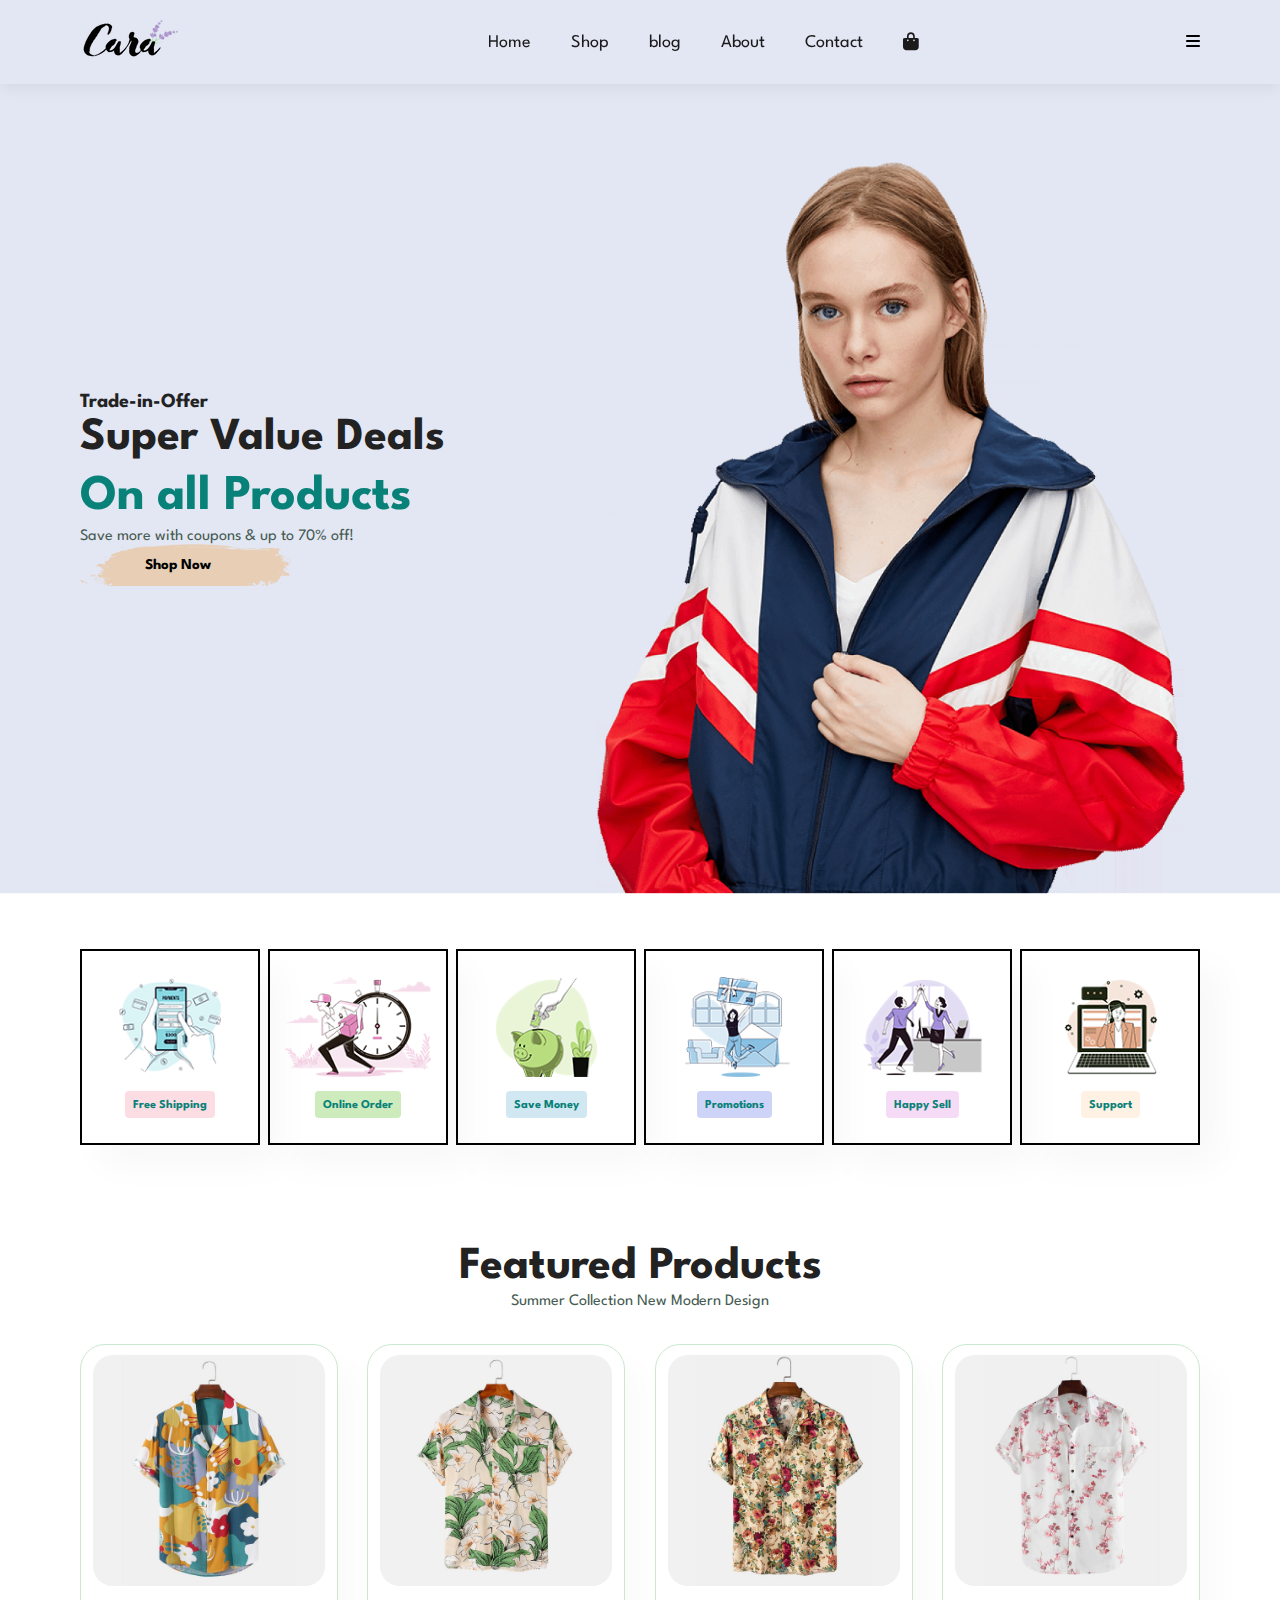
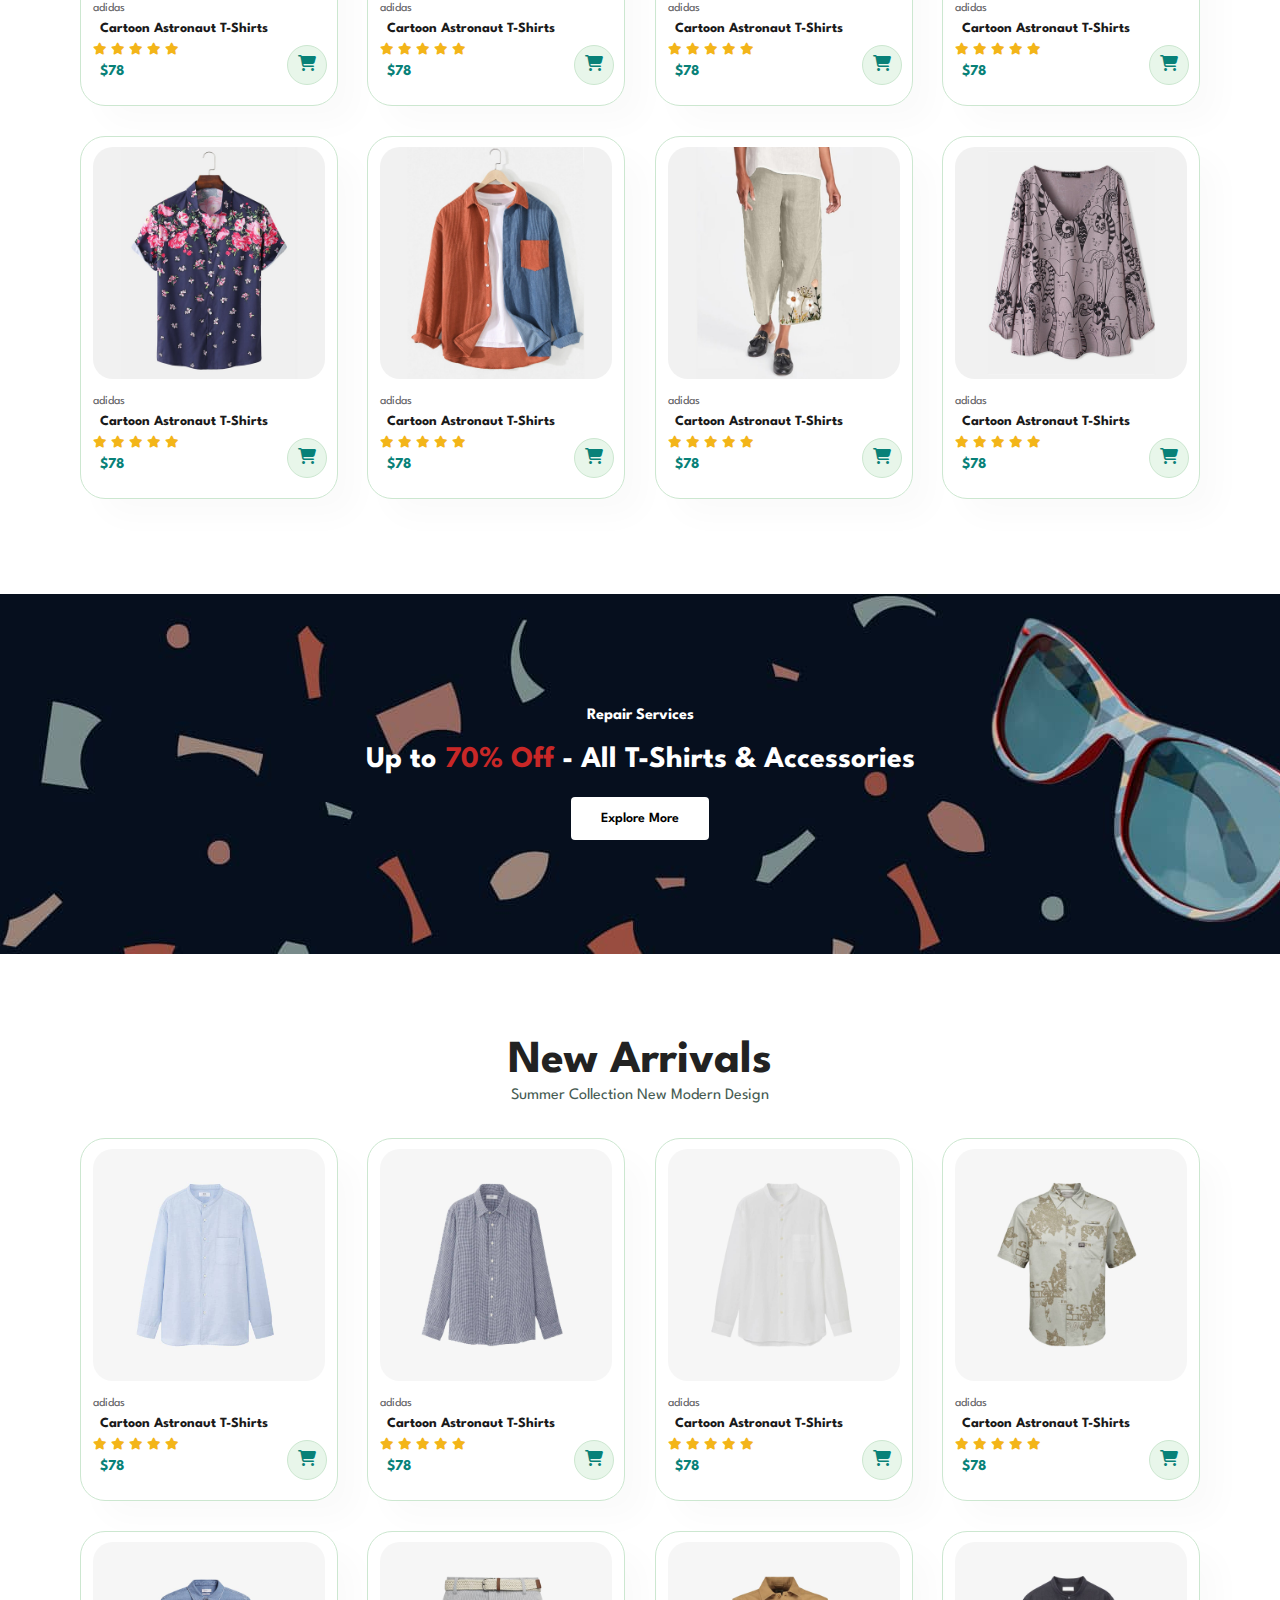
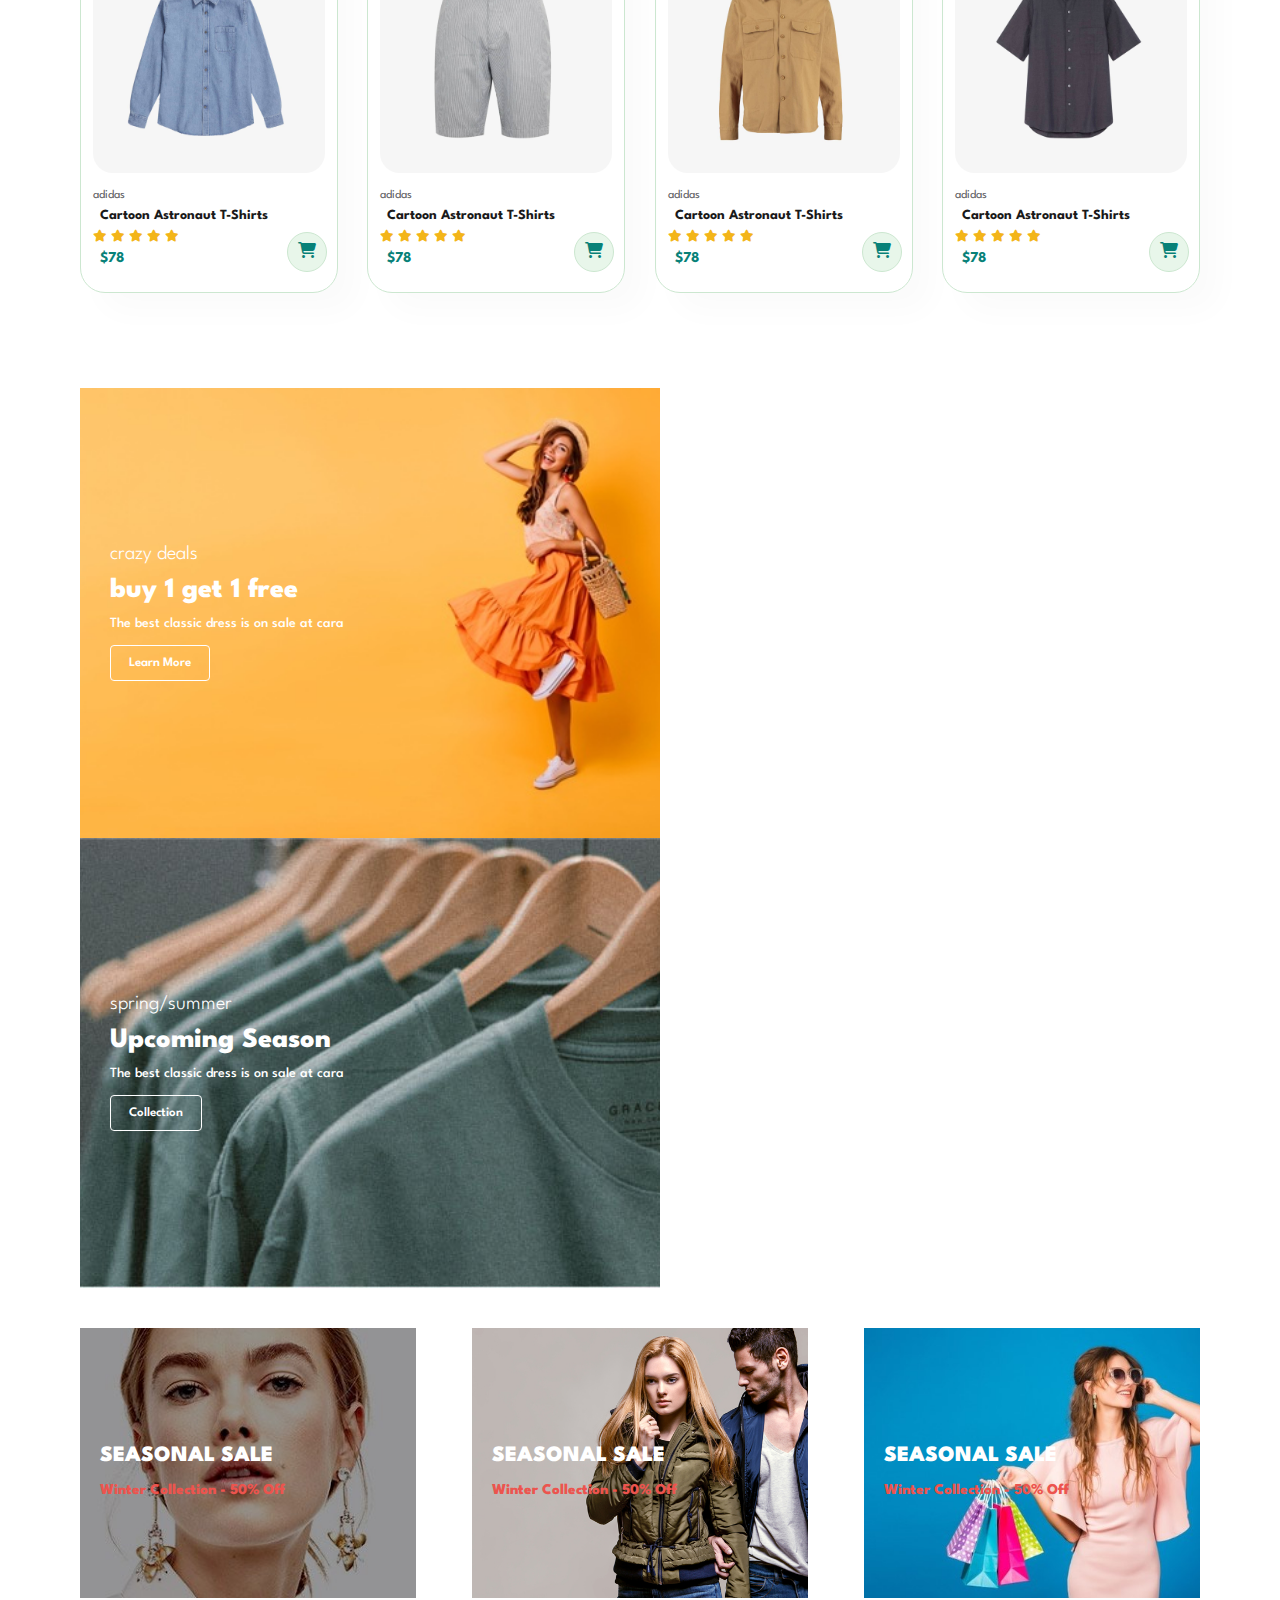
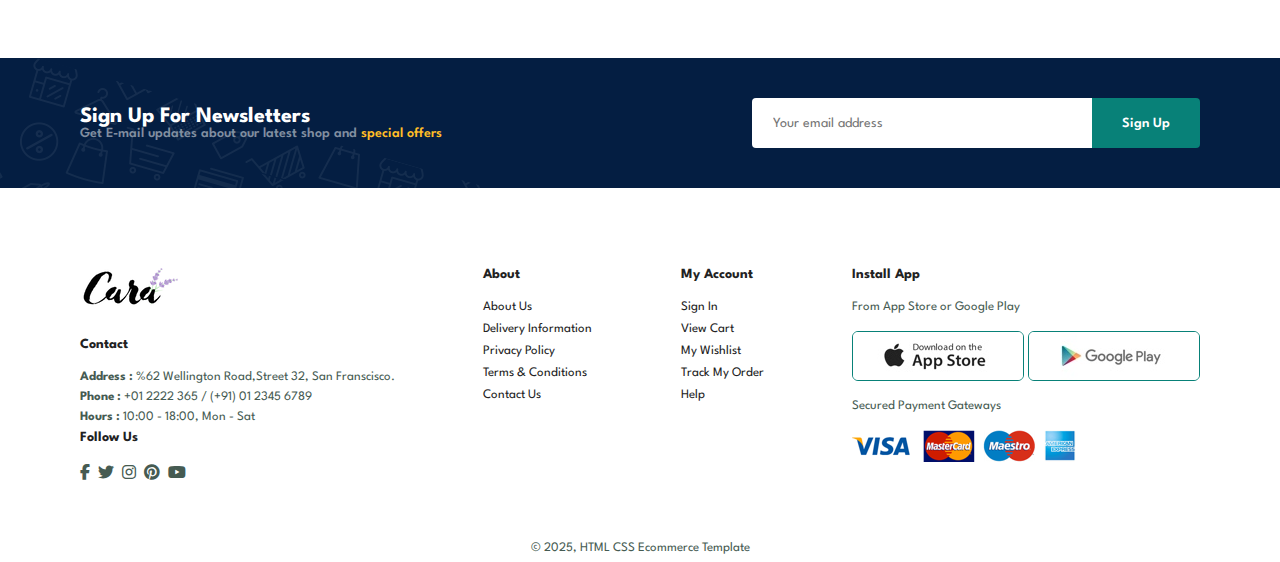
<file: index.html>
<!DOCTYPE html>
<html lang="en">
<head>
  <meta charset="UTF-8">
  <meta name="viewport" content="width=device-width, initial-scale=1.0">
  <title>Ecommerce-Website</title>
  <link rel="stylesheet" href="https://cdnjs.cloudflare.com/ajax/libs/font-awesome/6.4.0/css/all.min.css"/>
  <link rel="stylesheet" href="style.css">
</head>
<body>
  <section id="header">
    <a href="#"><img src="imges/logo.png" alt=""></a>
    <div>
      <ul id="navbar">
        <li><a  href="index.html">Home</a></li>
        <li><a class="acticve" href="shop.html">Shop</a></li>
        <li><a href="blog.html">blog</a></li>
        <li><a href="about.html">About</a></li>
        <li><a href="contact.html">Contact</a></li>
        <li id="lg-bag"><a href="cart.html"><i class="fa fa-shopping-bag"></i></a></li>
       
      </ul>
    </div>
    <div id="mobile">
      <!-- <a href="cart.html"><i class="fa fa-shopping-bag"></i></a> -->
      <i id="bar" class="fa-solid fa-bars">
      
      </i>
    </div>
  </section>


  <!-- herosection -->
  <section id="hero">
      <h4>Trade-in-Offer</h4>
      <h2>Super Value Deals</h2>
      <h1>On all Products</h1>
      <p>Save more with coupons & up to 70% off!</p>
      <button>Shop Now</button>
  </section>
    <!-- feature section -->
  <section id="feature" class="section-p1">
      <div class="fe-box">
        <img src="imges/f1.png" alt="">
        <h6>Free Shipping</h6>
      </div>
      <div class="fe-box">
        <img src="imges/f2.png" alt="">
        <h6>Online Order</h6>
      </div>
      <div class="fe-box">
        <img src="imges/f3.png" alt="">
        <h6>Save Money</h6>
      </div>
      <div class="fe-box">
        <img src="imges/f4.png" alt="">
        <h6>Promotions</h6>
      </div>
      <div class="fe-box">
        <img src="imges/f5.png" alt="">
        <h6>Happy Sell</h6>
      </div>
      <div class="fe-box">
        <img src="imges/f6.png" alt="">
        <h6>Support</h6>
      </div>
  </section>  
      <!-- featured product -->
  <section id="product1" class="section-p1">
          <h2>Featured Products</h2>
          <p>Summer Collection New Modern Design</p>
          <div class="pro-container">
            <!-- One -->
            <div class="pro">
              <img src="imges/products/f1.jpg" alt="">
              <div class="des">
                <span>adidas</span>
                <h5>Cartoon Astronaut T-Shirts</h5>
                <div class="star">
                  <i class="fas fa-star"></i>
                  <i class="fas fa-star"></i>
                  <i class="fas fa-star"></i>
                  <i class="fas fa-star"></i>
                  <i class="fas fa-star"></i>
                </div>
                <h4>$78</h4>
              </div>
              <a href="#" class="cart"><i class="fas fa-shopping-cart"></i></a>

            </div>
            <!-- two -->
             <div class="pro">
              <img src="imges/products/f2.jpg" alt="">
              <div class="des">
                <span>adidas</span>
                <h5>Cartoon Astronaut T-Shirts</h5>
                <div class="star">
                  <i class="fas fa-star"></i>
                  <i class="fas fa-star"></i>
                  <i class="fas fa-star"></i>
                  <i class="fas fa-star"></i>
                  <i class="fas fa-star"></i>
                </div>
                <h4>$78</h4>
              </div>
              <a href="#" class="cart"><i class="fas fa-shopping-cart"></i></a>
            </div>
            <!-- three -->
            <div class="pro">
              <img src="imges/products/f3.jpg" alt="">
              <div class="des">
                <span>adidas</span>
                <h5>Cartoon Astronaut T-Shirts</h5>
                <div class="star">
                  <i class="fas fa-star"></i>
                  <i class="fas fa-star"></i>
                  <i class="fas fa-star"></i>
                  <i class="fas fa-star"></i>
                  <i class="fas fa-star"></i>
                </div>
                <h4>$78</h4>
              </div>
              <a href="#" class="cart"><i class="fas fa-shopping-cart"></i></a>
            </div>
            <!-- four -->
            <div class="pro">
              <img src="imges/products/f4.jpg" alt="">
              <div class="des">
                <span>adidas</span>
                <h5>Cartoon Astronaut T-Shirts</h5>
                <div class="star">
                  <i class="fas fa-star"></i>
                  <i class="fas fa-star"></i>
                  <i class="fas fa-star"></i>
                  <i class="fas fa-star"></i>
                  <i class="fas fa-star"></i>
                </div>
                <h4>$78</h4>
              </div>
              <a href="#" class="cart"><i class="fas fa-shopping-cart"></i></a>
            </div>
            <!-- five -->
             <div class="pro">
              <img src="imges/products/f5.jpg" alt="">
              <div class="des">
                <span>adidas</span>
                <h5>Cartoon Astronaut T-Shirts</h5>
                <div class="star">
                  <i class="fas fa-star"></i>
                  <i class="fas fa-star"></i>
                  <i class="fas fa-star"></i>
                  <i class="fas fa-star"></i>
                  <i class="fas fa-star"></i>
                </div>
                <h4>$78</h4>
              </div>
              <a href="#" class="cart"><i class="fas fa-shopping-cart"></i></a>
            </div>
            <!-- six -->
             <div class="pro">
              <img src="imges/products/f6.jpg" alt="">
              <div class="des">
                <span>adidas</span>
                <h5>Cartoon Astronaut T-Shirts</h5>
                <div class="star">
                  <i class="fas fa-star"></i>
                  <i class="fas fa-star"></i>
                  <i class="fas fa-star"></i>
                  <i class="fas fa-star"></i>
                  <i class="fas fa-star"></i>
                </div>
                <h4>$78</h4>
              </div>
              <a href="#" class="cart"><i class="fas fa-shopping-cart"></i></a>
            </div>
            <!-- seven -->
             <div class="pro">
              <img src="imges/products/f7.jpg" alt="">
              <div class="des">
                <span>adidas</span>
                <h5>Cartoon Astronaut T-Shirts</h5>
                <div class="star">
                  <i class="fas fa-star"></i>
                  <i class="fas fa-star"></i>
                  <i class="fas fa-star"></i>
                  <i class="fas fa-star"></i>
                  <i class="fas fa-star"></i>
                </div>
                <h4>$78</h4>
              </div>
              <a href="#" class="cart"><i class="fas fa-shopping-cart"></i></a>
            </div>
            <!-- eight -->
            <div class="pro">
              <img src="imges/products/f8.jpg" alt="">
              <div class="des">
                <span>adidas</span>
                <h5>Cartoon Astronaut T-Shirts</h5>
                <div class="star">
                  <i class="fas fa-star"></i>
                  <i class="fas fa-star"></i>
                  <i class="fas fa-star"></i>
                  <i class="fas fa-star"></i>
                  <i class="fas fa-star"></i>
                </div>
                <h4>$78</h4>
              </div>
              <a href="#" class="cart"><i class="fas fa-shopping-cart"></i></a>
            </div>
          </div>
  </section>
       <!-- banner -->
  <section id="banner" class="section-m1">
      <h4>Repair Services</h4>
      <h2>Up to <span>70% Off</span> - All T-Shirts  & Accessories</h2>
      <button class="normal">Explore More</button>
  </section>

       <!-- new arrivals -->
  <section id="product1" class="section-p1">
      <h2>New Arrivals</h2>
          <p>Summer Collection New Modern Design</p>
          <div class="pro-container">
            <!-- One -->
            <div class="pro">
              <img src="imges/products/n1.jpg" alt="">
              <div class="des">
                <span>adidas</span>
                <h5>Cartoon Astronaut T-Shirts</h5>
                <div class="star">
                  <i class="fas fa-star"></i>
                  <i class="fas fa-star"></i>
                  <i class="fas fa-star"></i>
                  <i class="fas fa-star"></i>
                  <i class="fas fa-star"></i>
                </div>
                <h4>$78</h4>
              </div>
              <a href="#" class="cart"><i class="fas fa-shopping-cart"></i></a>
            </div>
            <!-- two -->
             <div class="pro">
              <img src="imges/products/n2.jpg" alt="">
              <div class="des">
                <span>adidas</span>
                <h5>Cartoon Astronaut T-Shirts</h5>
                <div class="star">
                  <i class="fas fa-star"></i>
                  <i class="fas fa-star"></i>
                  <i class="fas fa-star"></i>
                  <i class="fas fa-star"></i>
                  <i class="fas fa-star"></i>
                </div>
                <h4>$78</h4>
              </div>
              <a href="#" class="cart"><i class="fas fa-shopping-cart"></i></a>
            </div>
            <!-- three -->
            <div class="pro">
              <img src="imges/products/n3.jpg" alt="">
              <div class="des">
                <span>adidas</span>
                <h5>Cartoon Astronaut T-Shirts</h5>
                <div class="star">
                  <i class="fas fa-star"></i>
                  <i class="fas fa-star"></i>
                  <i class="fas fa-star"></i>
                  <i class="fas fa-star"></i>
                  <i class="fas fa-star"></i>
                </div>
                <h4>$78</h4>
              </div>
              <a href="#" class="cart"><i class="fas fa-shopping-cart"></i></a>
            </div>
            <!-- four -->
            <div class="pro">
              <img src="imges/products/n4.jpg" alt="">
              <div class="des">
                <span>adidas</span>
                <h5>Cartoon Astronaut T-Shirts</h5>
                <div class="star">
                  <i class="fas fa-star"></i>
                  <i class="fas fa-star"></i>
                  <i class="fas fa-star"></i>
                  <i class="fas fa-star"></i>
                  <i class="fas fa-star"></i>
                </div>
                <h4>$78</h4>
              </div>
              <a href="#" class="cart"><i class="fas fa-shopping-cart"></i></a>
            </div>
            <!-- five -->
             <div class="pro">
              <img src="imges/products/n5.jpg" alt="">
              <div class="des">
                <span>adidas</span>
                <h5>Cartoon Astronaut T-Shirts</h5>
                <div class="star">
                  <i class="fas fa-star"></i>
                  <i class="fas fa-star"></i>
                  <i class="fas fa-star"></i>
                  <i class="fas fa-star"></i>
                  <i class="fas fa-star"></i>
                </div>
                <h4>$78</h4>
              </div>
              <a href="#" class="cart"><i class="fas fa-shopping-cart"></i></a>
            </div>
            <!-- six -->
             <div class="pro">
              <img src="imges/products/n6.jpg" alt="">
              <div class="des">
                <span>adidas</span>
                <h5>Cartoon Astronaut T-Shirts</h5>
                <div class="star">
                  <i class="fas fa-star"></i>
                  <i class="fas fa-star"></i>
                  <i class="fas fa-star"></i>
                  <i class="fas fa-star"></i>
                  <i class="fas fa-star"></i>
                </div>
                <h4>$78</h4>
              </div>
              <a href="#" class="cart"><i class="fas fa-shopping-cart"></i></a>
            </div>
            <!-- seven -->
             <div class="pro">
              <img src="imges/products/n7.jpg" alt="">
              <div class="des">
                <span>adidas</span>
                <h5>Cartoon Astronaut T-Shirts</h5>
                <div class="star">
                  <i class="fas fa-star"></i>
                  <i class="fas fa-star"></i>
                  <i class="fas fa-star"></i>
                  <i class="fas fa-star"></i>
                  <i class="fas fa-star"></i>
                </div>
                <h4>$78</h4>
              </div>
              <a href="#" class="cart"><i class="fas fa-shopping-cart"></i></a>
            </div>
            <!-- eight -->
             <div class="pro">
              <img src="imges/products/n8.jpg" alt="">
              <div class="des">
                <span>adidas</span>
                <h5>Cartoon Astronaut T-Shirts</h5>
                <div class="star">
                  <i class="fas fa-star"></i>
                  <i class="fas fa-star"></i>
                  <i class="fas fa-star"></i>
                  <i class="fas fa-star"></i>
                  <i class="fas fa-star"></i>
                </div>
                <h4>$78</h4>
              </div>
              <a href="#" class="cart"><i class="fas fa-shopping-cart"></i></a>
            </div>
          </div>
  </section>

      <!-- smbanner -->
    <section id="sm-banner" class="section-p1">
        <div class="banner-box">
          <h4>crazy deals</h4>
          <h2>buy 1 get 1 free</h2>
          <span>The best classic dress is on sale at cara</span>
          <button class="white">Learn More</button>
        </div>
        <div class="banner-box banner-box2">
          <h4>spring/summer</h4>
          <h2>Upcoming Season</h2>
          <span>The best classic dress is on sale at cara</span>
          <button class="white">Collection</button>
        </div>
    </section>
       <!-- textBanner -->
    <section id="banner3">
      <div class="banner-box">
        <h2>SEASONAL SALE</h2>
        <h3>Winter Collection - <span> 50% </span>Off</h3>
      </div>
      <div class="banner-box banner-box2">
        <h2>SEASONAL SALE</h2>
        <h3>Winter Collection - <span> 50% </span>Off</h3>
      </div>
      <div class="banner-box banner-box3">
        <h2>SEASONAL SALE</h2>
        <h3>Winter Collection - <span> 50% </span>Off</h3>
      </div>
    </section>
    <!-- newsletter -->
    <section id="newsletter" class="section-p1 section-m1">
          <div class="newstext">
            <h4>Sign Up For Newsletters</h4>
            <p>Get E-mail updates about our latest shop and <span>special offers</span></p>
          </div>
          <div class="form">
            <input type="text" placeholder="Your email address">
            <button class="normal">Sign Up</button>
          </div>
    </section>
  <!-- footer -->
  <footer class="section-p1">
    <div class="col">
      <img class="logo" src="imges/logo.png" alt="">
      <h4>Contact</h4>
      <p><strong>Address : </strong> %62 Wellington Road,Street 32, San Franscisco.</p>
      <p><strong>Phone : </strong> +01 2222 365 / (+91) 01 2345 6789</p>
      <p><strong>Hours : </strong> 10:00 - 18:00, Mon - Sat</p>
      <div class="follow">
        <h4>Follow Us</h4>
        <div class="icon">
          <i class="fab fa-facebook-f"></i>
          <i class="fab fa-twitter"></i>
          <i class="fab fa-instagram"></i>
          <i class="fab fa-pinterest"></i>
          <i class="fab fa-youtube"></i>
        </div>
      </div>
    </div>
    <div class="col">
      <h4>About</h4>
      <a href="#">About Us</a>
      <a href="#">Delivery Information</a>
      <a href="#">Privacy Policy</a>
      <a href="#">Terms & Conditions</a>
      <a href="#">Contact Us</a>
    </div>
    <div class="col">
      <h4>My Account</h4>
      <a href="#">Sign In</a>
      <a href="#">View Cart</a>
      <a href="#">My Wishlist</a>
      <a href="#">Track My Order</a>
      <a href="#">Help</a>
    </div>
    <div class="col install">
      <h4>Install App</h4>
      <p>From App Store or Google Play</p>
      <div class="row">
        <img src="imges/pay/app.jpg" alt="">
        <img src="imges/pay/play.jpg" alt="">
      </div>
      <p>Secured Payment Gateways </p>
      <img src="imges/pay/pay.png" alt="">
    </div>
   </footer>
   <footer class="copy">
    <div class="copyright">
      <p>&copy; 2025, HTML CSS Ecommerce Template</p>
    </div>
   </footer>
  <script src="index.js"></script>
</body>
</html>
</file>
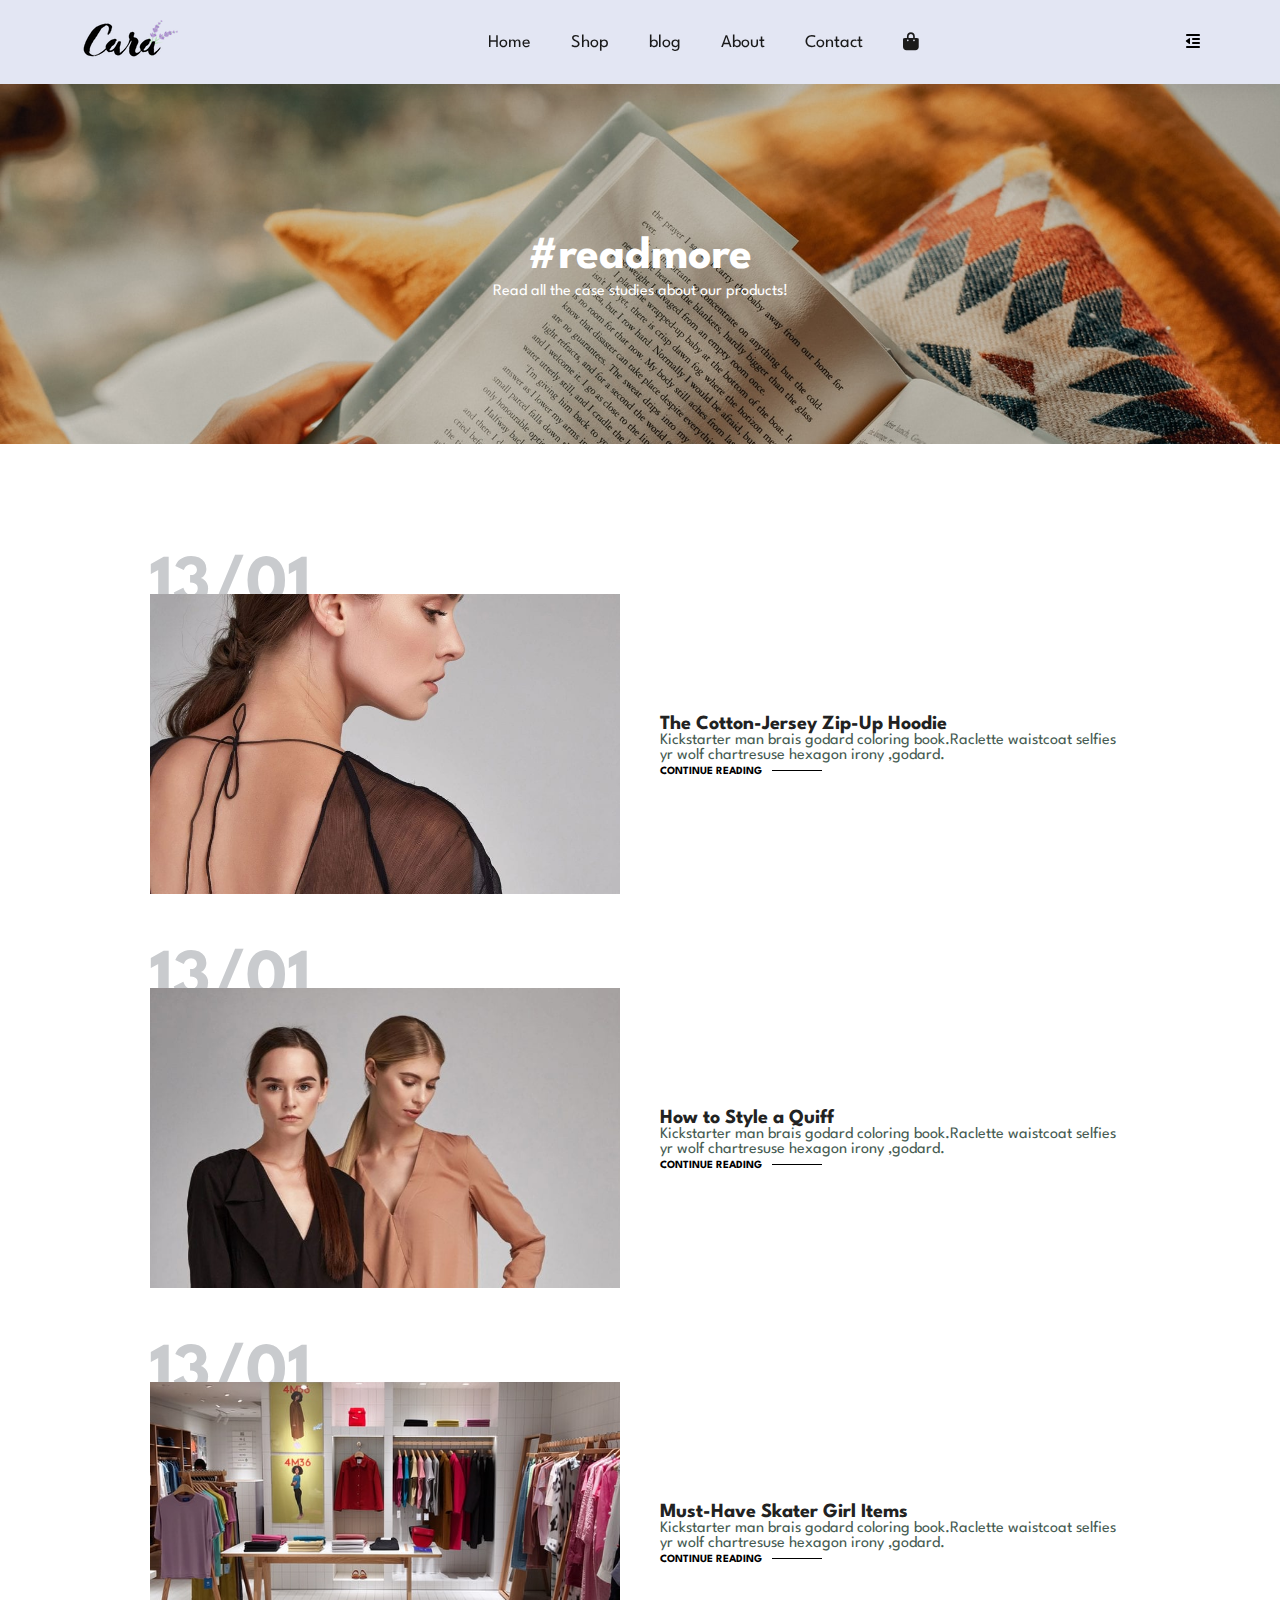
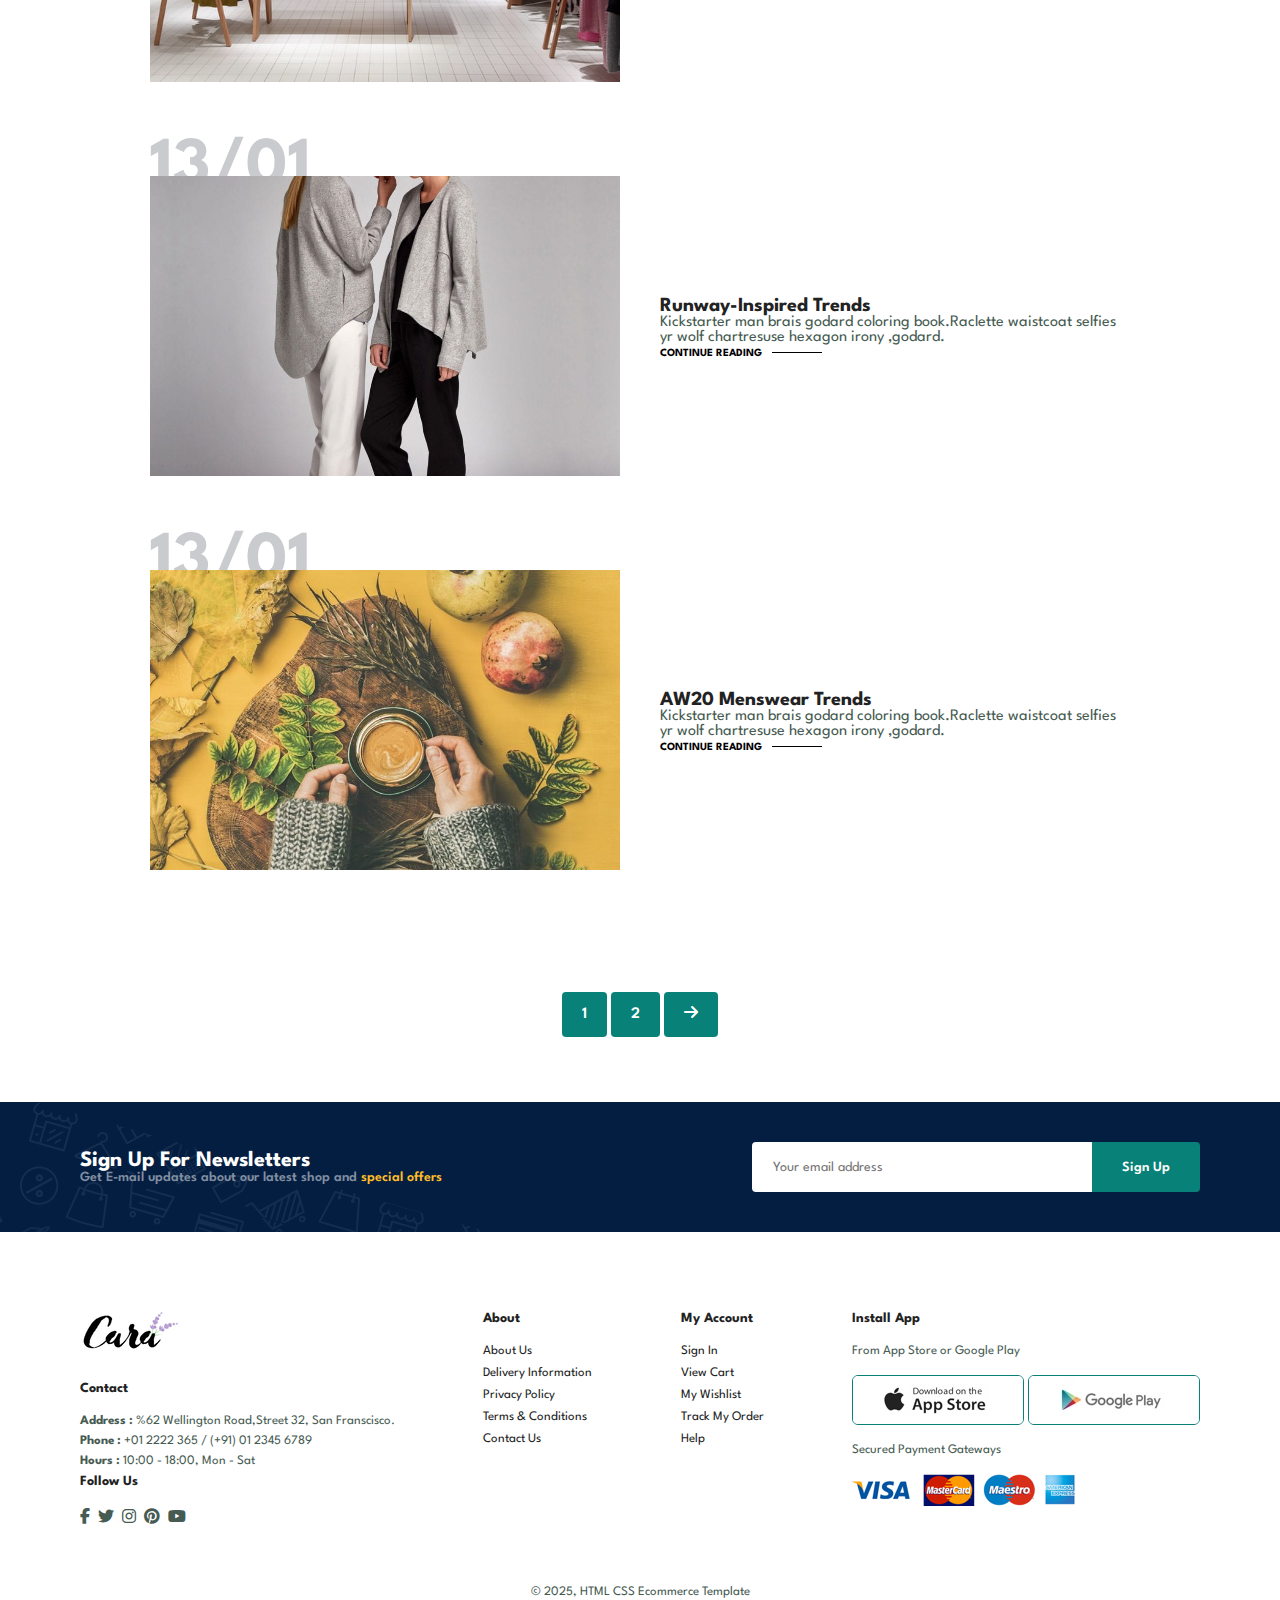
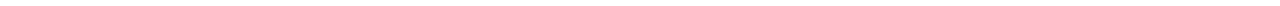
<file: blog.html>
<!DOCTYPE html>
<html lang="en">
<head>
  <meta charset="UTF-8">
  <meta name="viewport" content="width=device-width, initial-scale=1.0">
  <title>Ecommerce-Website</title>
  <link rel="stylesheet" href="https://cdnjs.cloudflare.com/ajax/libs/font-awesome/6.4.0/css/all.min.css"/>
  <link rel="stylesheet" href="style.css">
</head>
<body>
  <section id="header">
    <a href="#"><img src="imges/logo.png" alt=""></a>
    <div>
      <ul id="navbar">
        <li><a href="index.html">Home</a></li>
        <li><a href="shop.html">Shop</a></li>
        <li><a  class="acticve" href="blog.html">blog</a></li>
        <li><a href="about.html">About</a></li>
        <li><a href="contact.html">Contact</a></li>
        <li><a href="cart.html"><i class="fa fa-shopping-bag"></i></a></li>
      </ul>
    </div>
    <div id="mobile">
      <i id="bar" class="fas fa-outdent">
     
      </i>
    </div>
  </section>


  <!-- herosection -->
  <section id="page-header" class="blog-header">
    
      <h2>#readmore</h2>
     
      <p>Read all the case studies about our products!</p>
      
  </section>
  <section id="blog">
    <div class="blog-box">
      <div class="blog-img">
        <img src="imges/blog/b1 .jpg" alt="">
      </div>
      <div class="blog-details">
        <h4>The Cotton-Jersey Zip-Up Hoodie</h4>
        <p>Kickstarter man brais godard coloring book.Raclette waistcoat selfies yr wolf chartresuse hexagon irony ,godard.</p>
        <a href="#">CONTINUE READING</a>
      </div>
      <h1>13/01</h1>
    </div>
        <div class="blog-box">
      <div class="blog-img">
        <img src="imges/blog/b2 .jpg" alt="">
      </div>
      <div class="blog-details">
        <h4>How to Style a Quiff</h4>
        <p>Kickstarter man brais godard coloring book.Raclette waistcoat selfies yr wolf chartresuse hexagon irony ,godard.</p>
        <a href="#">CONTINUE READING</a>
      </div>
      <h1>13/01</h1>
    </div>

        <div class="blog-box">
      <div class="blog-img">
        <img src="imges/blog/b3.jpg" alt="">
      </div>
      <div class="blog-details">
        <h4>Must-Have Skater Girl Items</h4>
        <p>Kickstarter man brais godard coloring book.Raclette waistcoat selfies yr wolf chartresuse hexagon irony ,godard.</p>
        <a href="#">CONTINUE READING</a>
      </div>
      <h1>13/01</h1>
    </div>

        <div class="blog-box">
      <div class="blog-img">
        <img src="imges/blog/b4.jpg" alt="">
      </div>
      <div class="blog-details">
        <h4>Runway-Inspired Trends</h4>
        <p>Kickstarter man brais godard coloring book.Raclette waistcoat selfies yr wolf chartresuse hexagon irony ,godard.</p>
        <a href="#">CONTINUE READING</a>
      </div>
      <h1>13/01</h1>
    </div>

      <div class="blog-box">
      <div class="blog-img">
        <img src="imges/blog/b6.jpg" alt="">
      </div>
      <div class="blog-details">
        <h4>AW20 Menswear Trends</h4>
        <p>Kickstarter man brais godard coloring book.Raclette waistcoat selfies yr wolf chartresuse hexagon irony ,godard.</p>
        <a href="#">CONTINUE READING</a>
      </div>
      <h1>13/01</h1>
    </div>
  </section>
  
  <section id="pagination" class="section-p1">
    <a href="#">1</a>
    <a href="#">2</a>
    <a href="#"><i class="fa-solid fa-arrow-right"></i></a>
  </section>
    <!-- newsletter -->
    <section id="newsletter" class="section-p1 section-m1">
          <div class="newstext">
            <h4>Sign Up For Newsletters</h4>
            <p>Get E-mail updates about our latest shop and <span>special offers</span></p>
          </div>
          <div class="form">
            <input type="text" placeholder="Your email address">
            <button class="normal">Sign Up</button>
          </div>
    </section>
  <!-- footer -->
  <footer class="section-p1">
    <div class="col">
      <img class="logo" src="imges/logo.png" alt="">
      <h4>Contact</h4>
      <p><strong>Address : </strong> %62 Wellington Road,Street 32, San Franscisco.</p>
      <p><strong>Phone : </strong> +01 2222 365 / (+91) 01 2345 6789</p>
      <p><strong>Hours : </strong> 10:00 - 18:00, Mon - Sat</p>
      <div class="follow">
        <h4>Follow Us</h4>
        <div class="icon">
          <i class="fab fa-facebook-f"></i>
          <i class="fab fa-twitter"></i>
          <i class="fab fa-instagram"></i>
          <i class="fab fa-pinterest"></i>
          <i class="fab fa-youtube"></i>
        </div>
      </div>
    </div>
    <div class="col">
      <h4>About</h4>
      <a href="#">About Us</a>
      <a href="#">Delivery Information</a>
      <a href="#">Privacy Policy</a>
      <a href="#">Terms & Conditions</a>
      <a href="#">Contact Us</a>
    </div>
    <div class="col">
      <h4>My Account</h4>
      <a href="#">Sign In</a>
      <a href="#">View Cart</a>
      <a href="#">My Wishlist</a>
      <a href="#">Track My Order</a>
      <a href="#">Help</a>
    </div>
    <div class="col install">
      <h4>Install App</h4>
      <p>From App Store or Google Play</p>
      <div class="row">
        <img src="imges/pay/app.jpg" alt="">
        <img src="imges/pay/play.jpg" alt="">
      </div>
      <p>Secured Payment Gateways </p>
      <img src="imges/pay/pay.png" alt="">
    </div>
   </footer>
   <footer class="copy">
    <div class="copyright">
      <p>&copy; 2025, HTML CSS Ecommerce Template</p>
    </div>
   </footer>
  <script src="index.js"></script>
</body>
</html>
</file>
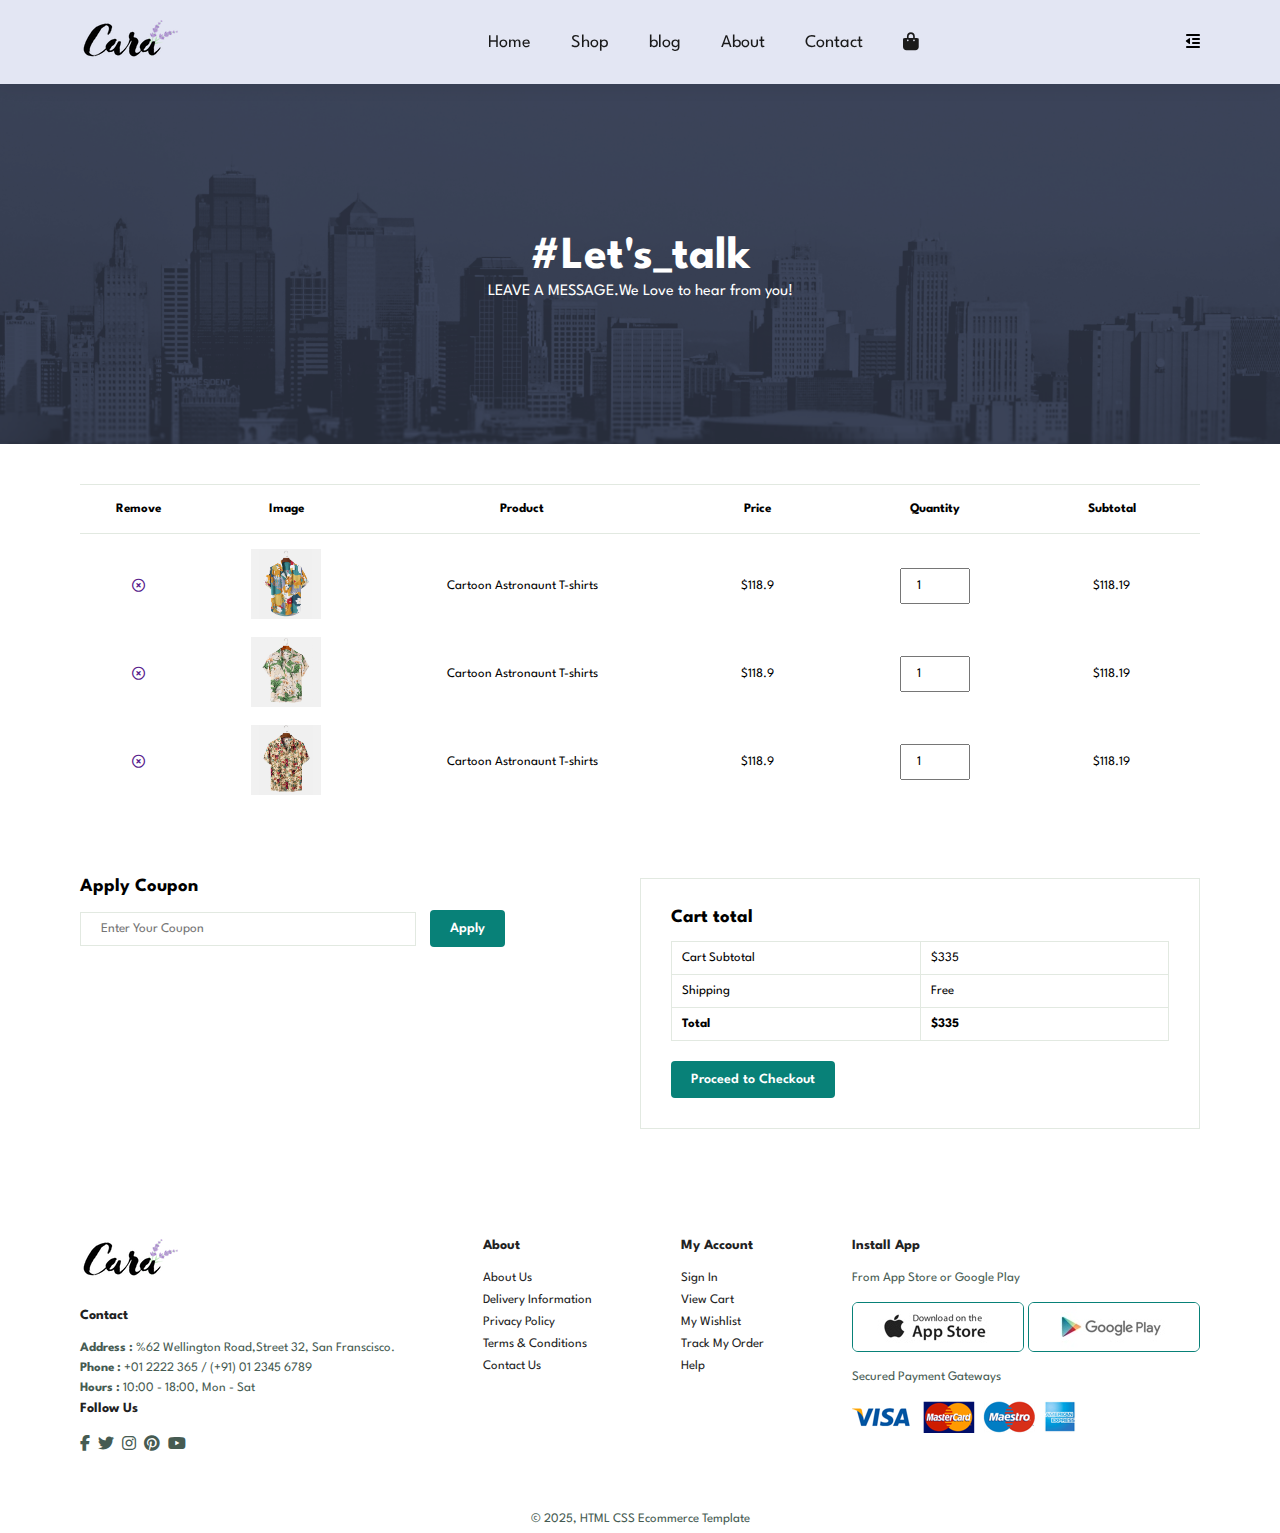
<file: cart.html>
<!DOCTYPE html>
<html lang="en">
<head>
  <meta charset="UTF-8">
  <meta name="viewport" content="width=device-width, initial-scale=1.0">
  <title>Ecommerce-Website</title>
  <link rel="stylesheet" href="https://cdnjs.cloudflare.com/ajax/libs/font-awesome/6.4.0/css/all.min.css"/>
  <link rel="stylesheet" href="style.css">
</head>
<body>
  <section id="header">
    <a href="#"><img src="imges/logo.png" alt=""></a>
    <div>
      <ul id="navbar">
        <li><a href="index.html">Home</a></li>
        <li><a href="shop.html">Shop</a></li>
        <li><a href="blog.html">blog</a></li>
        <li><a href="about.html">About</a></li>
        <li><a  href="contact.html">Contact</a></li>
        <li><a class="acticve" href="cart.html"><i class="fa fa-shopping-bag"></i></a></li>
      </ul>
    </div>
    <div id="mobile">
      <i id="bar" class="fas fa-outdent">
     
      </i>
    </div>
  </section>
  <!-- herosection -->
  <section id="page-header" class="about-header">
    
      <h2>#Let's_talk</h2>
     
      <p>LEAVE A MESSAGE.We Love to hear from you! </p>
      
  </section>
  <section id="cart" class="section-p1">
    <table width="100%">
      <thead>
        <tr>
          <td>Remove</td>
          <td>Image</td>
          <td>Product</td>
          <td>Price</td>
          <td>Quantity</td>
          <td>Subtotal</td>
        </tr>
      </thead>
      <tbody>
        <tr>
          <td><a href="" ><i class="far fa-times-circle"></i></a></td>
          <td><img src="imges/products/f1.jpg" alt=""></td>
          <td>Cartoon Astronaunt T-shirts</td>
          <td>$118.9</td>
          <td><input type="number" value="1"></td>
          <td>$118.19</td>
        </tr>
        <tr>
          <td><a href="" ><i class="far fa-times-circle"></i></a></td>
          <td><img src="imges/products/f2.jpg" alt=""></td>
          <td>Cartoon Astronaunt T-shirts</td>
          <td>$118.9</td>
          <td><input type="number" value="1"></td>
          <td>$118.19</td>
        </tr>
        <tr>
          <td><a href="" ><i class="far fa-times-circle"></i></a></td>
          <td><img src="imges/products/f3.jpg" alt=""></td>
          <td>Cartoon Astronaunt T-shirts</td>
          <td>$118.9</td>
          <td><input type="number" value="1"></td>
          <td>$118.19</td>
        </tr>
      </tbody>
    </table>
  </section>
  <section id="cart-add" class="section-p1">
    <div id="coupon">
      <h3>Apply Coupon</h3>
      <div>
        <input type="text" placeholder="Enter Your Coupon">
        <button class="normal">Apply</button>
      </div>
    </div>
    <div id="subtotal">
      <h3>Cart total</h3>
      <table>
        <tr>
          <td>Cart Subtotal</td>
          <td>$335</td>
        </tr>
        <tr>
          <td>Shipping</td>
          <td>Free</td>
        </tr>
        <tr>
          <td><strong>Total</strong></td>
          <td><strong>$335</strong></td>
        </tr>
      </table>
      <button class="normal">Proceed to Checkout</button>
    </div>
  </section>
  <!-- footer -->
  <footer class="section-p1">
    <div class="col">
      <img class="logo" src="imges/logo.png" alt="">
      <h4>Contact</h4>
      <p><strong>Address : </strong> %62 Wellington Road,Street 32, San Franscisco.</p>
      <p><strong>Phone : </strong> +01 2222 365 / (+91) 01 2345 6789</p>
      <p><strong>Hours : </strong> 10:00 - 18:00, Mon - Sat</p>
      <div class="follow">
        <h4>Follow Us</h4>
        <div class="icon">
          <i class="fab fa-facebook-f"></i>
          <i class="fab fa-twitter"></i>
          <i class="fab fa-instagram"></i>
          <i class="fab fa-pinterest"></i>
          <i class="fab fa-youtube"></i>
        </div>
      </div>
    </div>
    <div class="col">
      <h4>About</h4>
      <a href="#">About Us</a>
      <a href="#">Delivery Information</a>
      <a href="#">Privacy Policy</a>
      <a href="#">Terms & Conditions</a>
      <a href="#">Contact Us</a>
    </div>
    <div class="col">
      <h4>My Account</h4>
      <a href="#">Sign In</a>
      <a href="#">View Cart</a>
      <a href="#">My Wishlist</a>
      <a href="#">Track My Order</a>
      <a href="#">Help</a>
    </div>
    <div class="col install">
      <h4>Install App</h4>
      <p>From App Store or Google Play</p>
      <div class="row">
        <img src="imges/pay/app.jpg" alt="">
        <img src="imges/pay/play.jpg" alt="">
      </div>
      <p>Secured Payment Gateways </p>
      <img src="imges/pay/pay.png" alt="">
    </div>
   </footer>
   <footer class="copy">
    <div class="copyright">
      <p>&copy; 2025, HTML CSS Ecommerce Template</p>
    </div>
   </footer>
  <script src="index.js"></script>
</body>
</html>
</file>
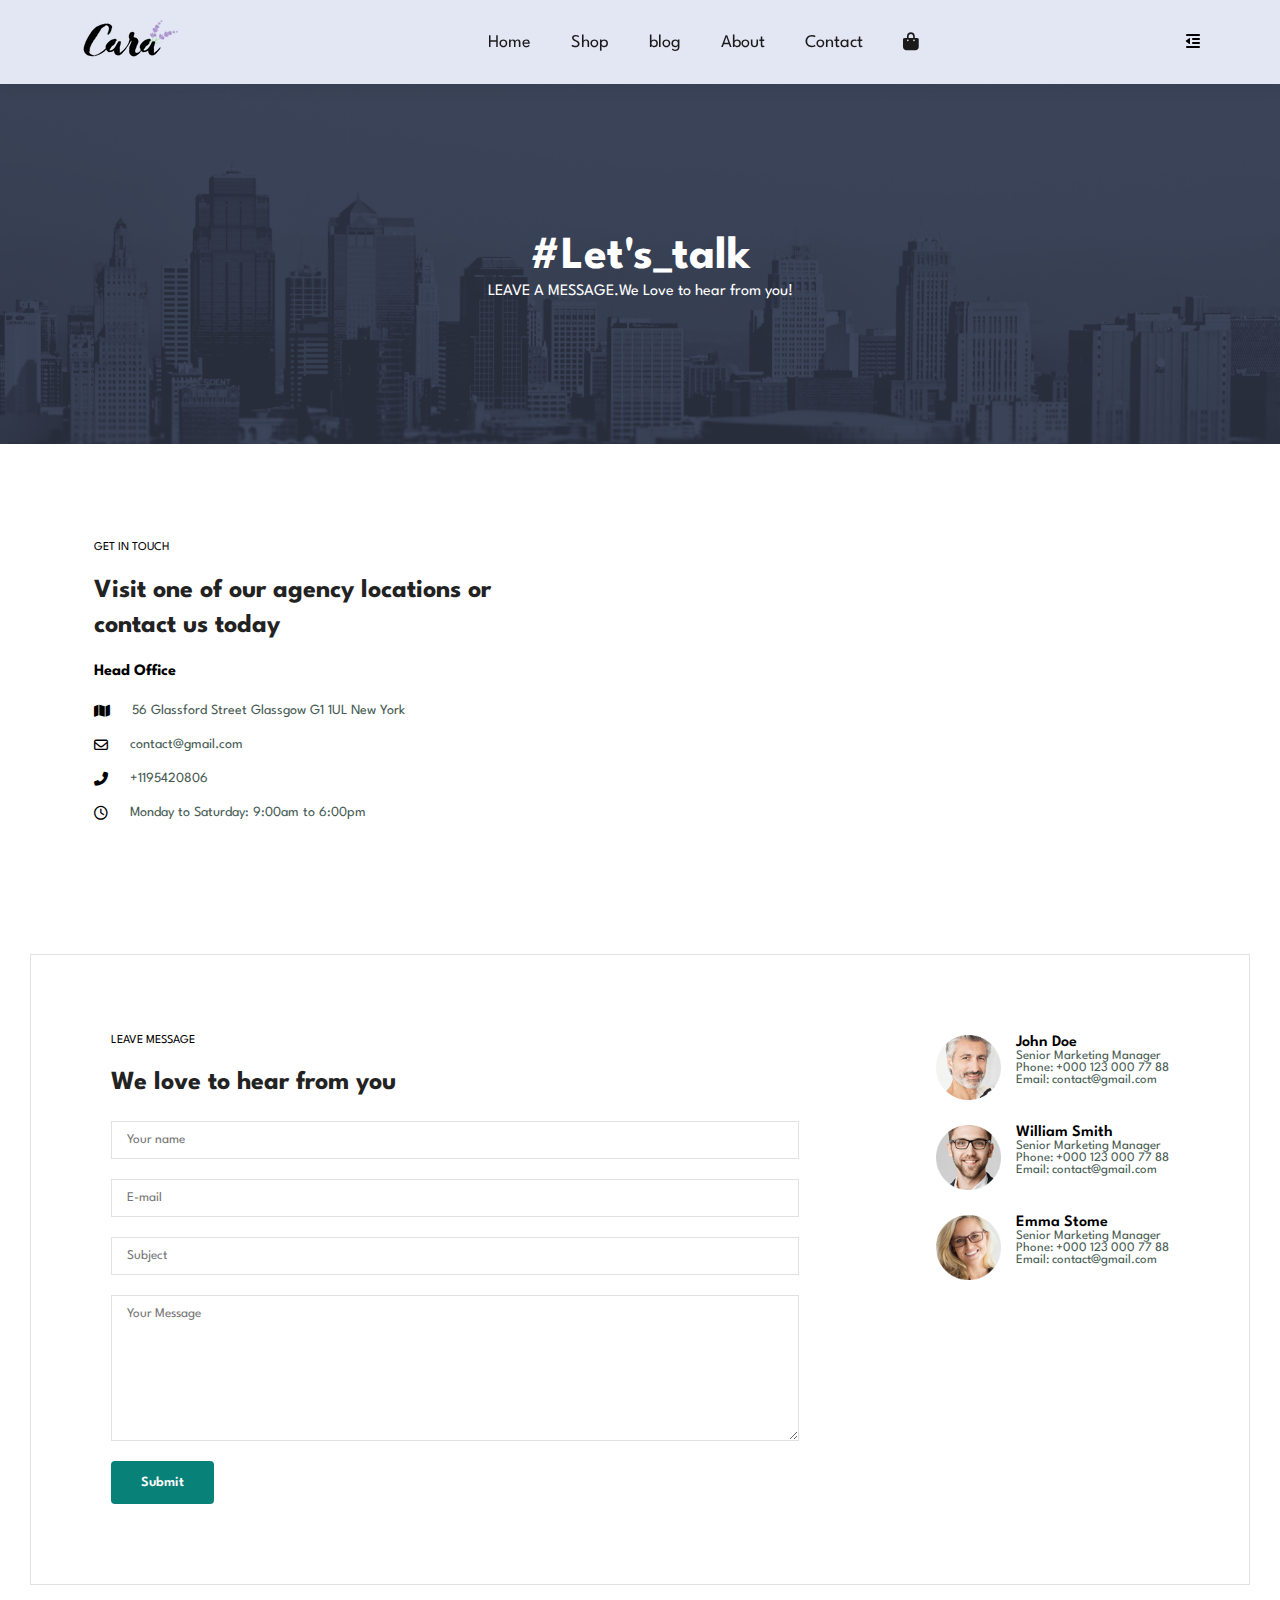
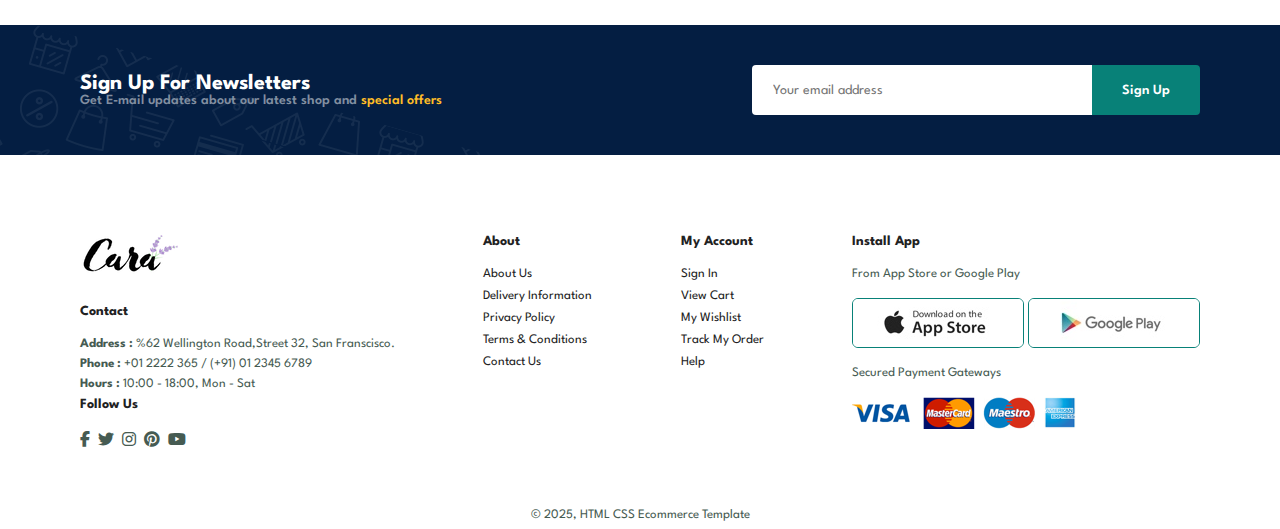
<file: contact.html>
<!DOCTYPE html>
<html lang="en">
<head>
  <meta charset="UTF-8">
  <meta name="viewport" content="width=device-width, initial-scale=1.0">
  <title>Ecommerce-Website</title>
  <link rel="stylesheet" href="https://cdnjs.cloudflare.com/ajax/libs/font-awesome/6.4.0/css/all.min.css"/>
  <link rel="stylesheet" href="style.css">
</head>
<body>
  <section id="header">
    <a href="#"><img src="imges/logo.png" alt=""></a>
    <div>
      <ul id="navbar">
        <li><a href="index.html">Home</a></li>
        <li><a href="shop.html">Shop</a></li>
        <li><a href="blog.html">blog</a></li>
        <li><a href="about.html">About</a></li>
        <li><a class="acticve" href="contact.html">Contact</a></li>
        <li><a href="cart.html"><i class="fa fa-shopping-bag"></i></a></li>
      </ul>
    </div>
    <div id="mobile">
      <i id="bar" class="fas fa-outdent">
     
      </i>
    </div>
  </section>
  <!-- herosection -->
  <section id="page-header" class="about-header">
    
      <h2>#Let's_talk</h2>
     
      <p>LEAVE A MESSAGE.We Love to hear from you! </p>
      
  </section>
  <section id="contact-details" class="section-p1">
    <div class="details">
      <span>GET IN TOUCH</span>
      <h2>Visit one of our agency locations or contact us today</h2>
      <h3>Head Office</h3>
      <div>
        <li>
          <i class="fa fa-map"></i>
          <p>56 Glassford Street Glassgow G1 1UL New York</p>
        </li>
        <li>
          <i class="far fa-envelope"></i>
          <p>contact@gmail.com</p>
        </li>
        <li>
          <i class="fas fa-phone-alt"></i>
          <p>+1195420806</p>
        </li>
        <li>
          <i class="far fa-clock"></i>
          <p>Monday to Saturday: 9:00am to 6:00pm</p>
        </li>
      </div>
    </div>
    <div class="map">
      <iframe src="https://www.google.com/maps/embed?pb=!1m18!1m12!1m3!1d245686.49635379555!2d77.87499169708431!3d15.811782056240698!2m3!1f0!2f0!3f0!3m2!1i1024!2i768!4f13.1!3m3!1m2!1s0x3bb5ddf506b7c6c9%3A0x19a7ac74f858d6f2!2sKurnool%2C%20Andhra%20Pradesh!5e0!3m2!1sen!2sin!4v1754314216811!5m2!1sen!2sin" width="600" height="450" style="border:0;" allowfullscreen="" loading="lazy" referrerpolicy="no-referrer-when-downgrade"></iframe>
    </div>
  </section>
  <section id="form-details">
    <form action="">
      <span>LEAVE MESSAGE</span>
      <h2>We love to hear from you</h2>
      <input type="text" placeholder="Your name">
      <input type="text" placeholder="E-mail">
      <input type="text" placeholder="Subject">
      <textarea name="" id="" cols="30" rows="10" placeholder="Your Message"></textarea>
      <button class="normal">Submit</button>
    </form>
    <div class="people">
      <div>
        <img src="imges/people/1.png" alt="">
        <p><span>John Doe</span>Senior Marketing Manager <br>Phone: +000 123 000 77 88 <br>Email: contact@gmail.com</p>
      </div>
            <div>
        <img src="imges/people/2.png" alt="">
        <p><span>William Smith</span>Senior Marketing Manager <br>Phone: +000 123 000 77 88 <br>Email: contact@gmail.com</p>
      </div>
            <div>
        <img src="imges/people/3.png" alt="">
        <p><span>Emma Stome</span>Senior Marketing Manager <br>Phone: +000 123 000 77 88 <br>Email: contact@gmail.com</p>
      </div>
    </div>
  </section>
   <section id="newsletter" class="section-p1 section-m1">
          <div class="newstext">
            <h4>Sign Up For Newsletters</h4>
            <p>Get E-mail updates about our latest shop and <span>special offers</span></p>
          </div>
          <div class="form">
            <input type="text" placeholder="Your email address">
            <button class="normal">Sign Up</button>
          </div>
    </section>
  <!-- footer -->
  <footer class="section-p1">
    <div class="col">
      <img class="logo" src="imges/logo.png" alt="">
      <h4>Contact</h4>
      <p><strong>Address : </strong> %62 Wellington Road,Street 32, San Franscisco.</p>
      <p><strong>Phone : </strong> +01 2222 365 / (+91) 01 2345 6789</p>
      <p><strong>Hours : </strong> 10:00 - 18:00, Mon - Sat</p>
      <div class="follow">
        <h4>Follow Us</h4>
        <div class="icon">
          <i class="fab fa-facebook-f"></i>
          <i class="fab fa-twitter"></i>
          <i class="fab fa-instagram"></i>
          <i class="fab fa-pinterest"></i>
          <i class="fab fa-youtube"></i>
        </div>
      </div>
    </div>
    <div class="col">
      <h4>About</h4>
      <a href="#">About Us</a>
      <a href="#">Delivery Information</a>
      <a href="#">Privacy Policy</a>
      <a href="#">Terms & Conditions</a>
      <a href="#">Contact Us</a>
    </div>
    <div class="col">
      <h4>My Account</h4>
      <a href="#">Sign In</a>
      <a href="#">View Cart</a>
      <a href="#">My Wishlist</a>
      <a href="#">Track My Order</a>
      <a href="#">Help</a>
    </div>
    <div class="col install">
      <h4>Install App</h4>
      <p>From App Store or Google Play</p>
      <div class="row">
        <img src="imges/pay/app.jpg" alt="">
        <img src="imges/pay/play.jpg" alt="">
      </div>
      <p>Secured Payment Gateways </p>
      <img src="imges/pay/pay.png" alt="">
    </div>
   </footer>
   <footer class="copy">
    <div class="copyright">
      <p>&copy; 2025, HTML CSS Ecommerce Template</p>
    </div>
   </footer>
  <script src="index.js"></script>
</body>
</html>
</file>
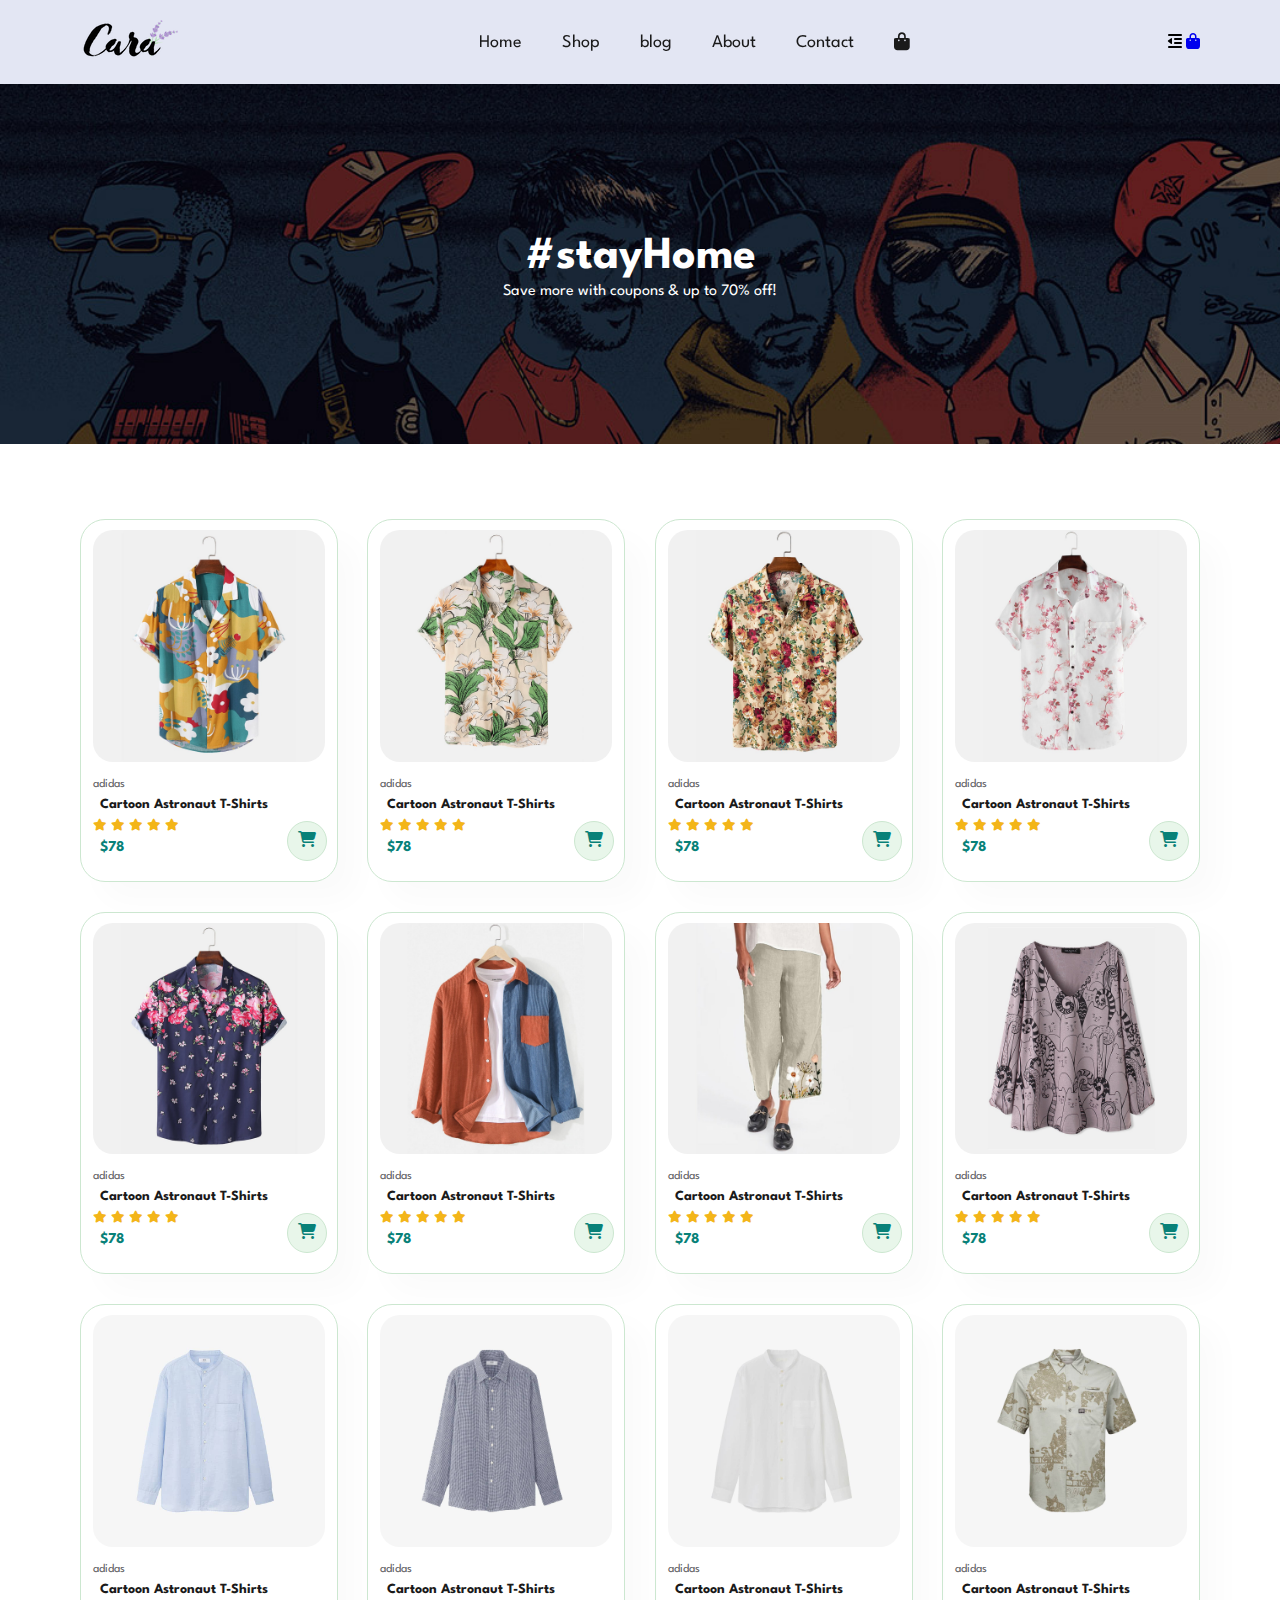
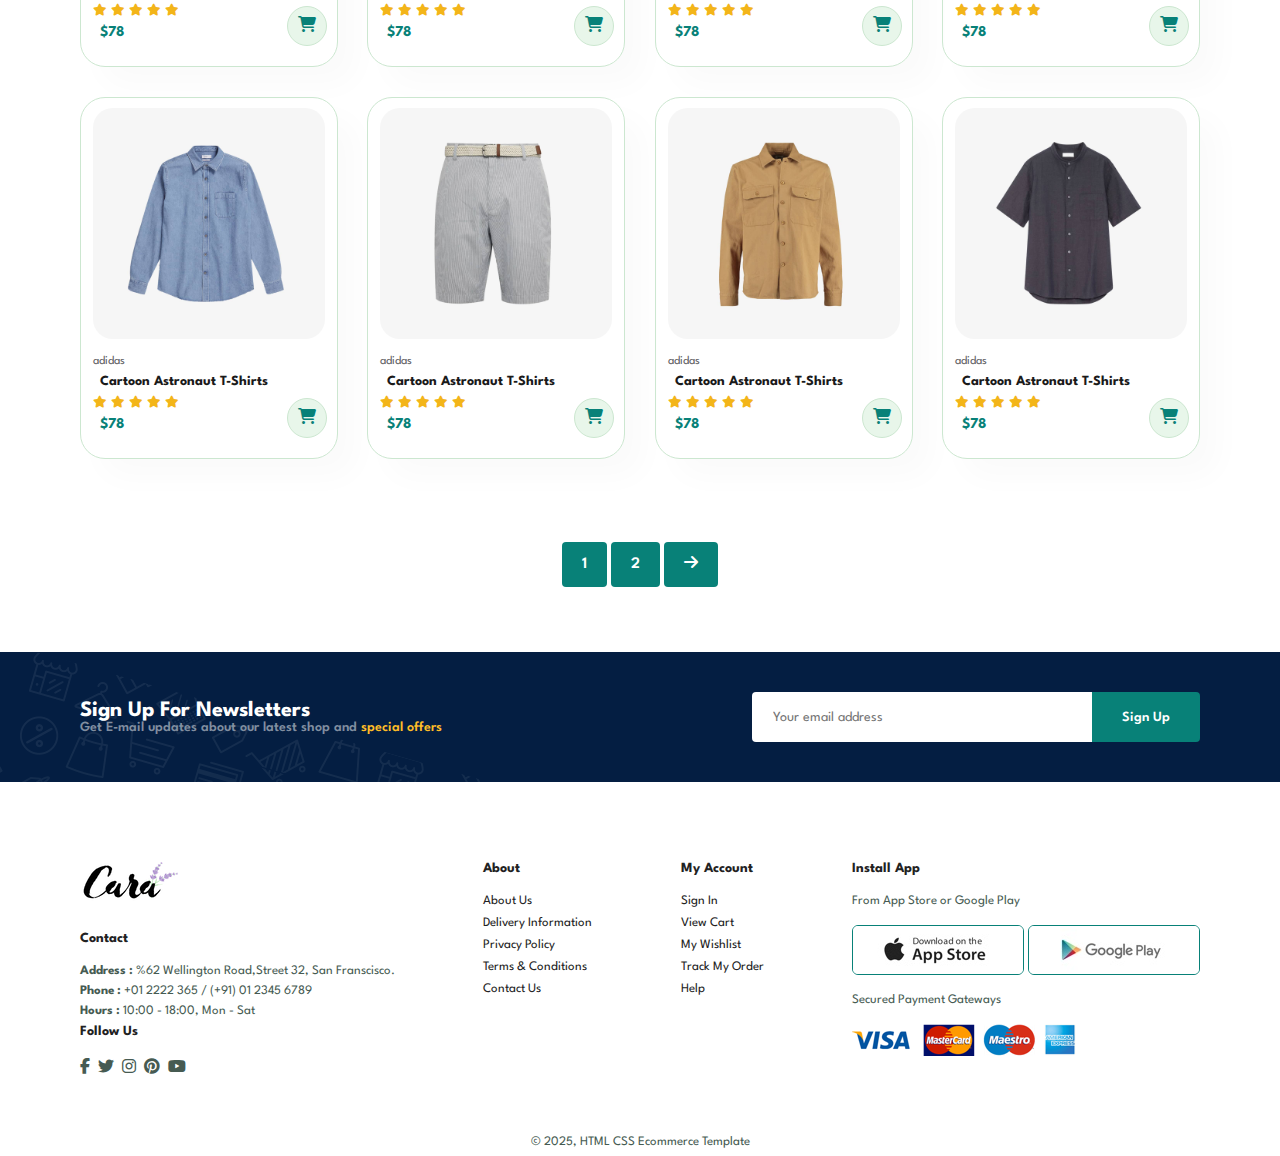
<file: shop.html>
<!DOCTYPE html>
<html lang="en">
<head>
  <meta charset="UTF-8">
  <meta name="viewport" content="width=device-width, initial-scale=1.0">
  <title>Ecommerce-Website</title>
  <link rel="stylesheet" href="https://cdnjs.cloudflare.com/ajax/libs/font-awesome/6.4.0/css/all.min.css"/>
  <link rel="stylesheet" href="style.css">
</head>
<body>
  <section id="header">
    <a href="#"><img src="imges/logo.png" alt=""></a>
    <div>
      <ul id="navbar">
        <li><a class="acticve" href="index.html">Home</a></li>
        <li><a href="shop.html">Shop</a></li>
        <li><a href="blog.html">blog</a></li>
        <li><a href="about.html">About</a></li>
        <li><a href="contact.html">Contact</a></li>
        <li><a href="cart.html"><i class="fa fa-shopping-bag"></i></a></li>
      </ul>
    </div>
    <div id="mobile">
      <i id="bar" class="fas fa-outdent">
      <a href="cart.html"><i class="fa fa-shopping-bag"></i></a>
      </i>
    </div>
  </section>


  <!-- herosection -->
  <section id="page-header">
    
      <h2>#stayHome</h2>
     
      <p>Save more with coupons & up to 70% off!</p>
      
  </section>
      <!-- featured product -->
  <section id="product1" class="section-p1">
          <div class="pro-container">
            <!-- One -->
            <div class="pro" onclick="window.location.href='sproduct.html';">
              <img src="imges/products/f1.jpg" alt="">
              <div class="des">
                <span>adidas</span>
                <h5>Cartoon Astronaut T-Shirts</h5>
                <div class="star">
                  <i class="fas fa-star"></i>
                  <i class="fas fa-star"></i>
                  <i class="fas fa-star"></i>
                  <i class="fas fa-star"></i>
                  <i class="fas fa-star"></i>
                </div>
                <h4>$78</h4>
              </div>
              <a href="#" class="cart"><i class="fas fa-shopping-cart"></i></a>
            </div>
            <!-- two -->
             <div class="pro">
              <img src="imges/products/f2.jpg" alt="">
              <div class="des">
                <span>adidas</span>
                <h5>Cartoon Astronaut T-Shirts</h5>
                <div class="star">
                  <i class="fas fa-star"></i>
                  <i class="fas fa-star"></i>
                  <i class="fas fa-star"></i>
                  <i class="fas fa-star"></i>
                  <i class="fas fa-star"></i>
                </div>
                <h4>$78</h4>
              </div>
              <a href="#" class="cart"><i class="fas fa-shopping-cart"></i></a>
            </div>
            <!-- three -->
            <div class="pro">
              <img src="imges/products/f3.jpg" alt="">
              <div class="des">
                <span>adidas</span>
                <h5>Cartoon Astronaut T-Shirts</h5>
                <div class="star">
                  <i class="fas fa-star"></i>
                  <i class="fas fa-star"></i>
                  <i class="fas fa-star"></i>
                  <i class="fas fa-star"></i>
                  <i class="fas fa-star"></i>
                </div>
                <h4>$78</h4>
              </div>
              <a href="#" class="cart"><i class="fas fa-shopping-cart"></i></a>
            </div>
            <!-- four -->
            <div class="pro">
              <img src="imges/products/f4.jpg" alt="">
              <div class="des">
                <span>adidas</span>
                <h5>Cartoon Astronaut T-Shirts</h5>
                <div class="star">
                  <i class="fas fa-star"></i>
                  <i class="fas fa-star"></i>
                  <i class="fas fa-star"></i>
                  <i class="fas fa-star"></i>
                  <i class="fas fa-star"></i>
                </div>
                <h4>$78</h4>
              </div>
              <a href="#" class="cart"><i class="fas fa-shopping-cart"></i></a>
            </div>
            <!-- five -->
             <div class="pro">
              <img src="imges/products/f5.jpg" alt="">
              <div class="des">
                <span>adidas</span>
                <h5>Cartoon Astronaut T-Shirts</h5>
                <div class="star">
                  <i class="fas fa-star"></i>
                  <i class="fas fa-star"></i>
                  <i class="fas fa-star"></i>
                  <i class="fas fa-star"></i>
                  <i class="fas fa-star"></i>
                </div>
                <h4>$78</h4>
              </div>
              <a href="#" class="cart"><i class="fas fa-shopping-cart"></i></a>
            </div>
            <!-- six -->
             <div class="pro">
              <img src="imges/products/f6.jpg" alt="">
              <div class="des">
                <span>adidas</span>
                <h5>Cartoon Astronaut T-Shirts</h5>
                <div class="star">
                  <i class="fas fa-star"></i>
                  <i class="fas fa-star"></i>
                  <i class="fas fa-star"></i>
                  <i class="fas fa-star"></i>
                  <i class="fas fa-star"></i>
                </div>
                <h4>$78</h4>
              </div>
              <a href="#" class="cart"><i class="fas fa-shopping-cart"></i></a>
            </div>
            <!-- seven -->
             <div class="pro">
              <img src="imges/products/f7.jpg" alt="">
              <div class="des">
                <span>adidas</span>
                <h5>Cartoon Astronaut T-Shirts</h5>
                <div class="star">
                  <i class="fas fa-star"></i>
                  <i class="fas fa-star"></i>
                  <i class="fas fa-star"></i>
                  <i class="fas fa-star"></i>
                  <i class="fas fa-star"></i>
                </div>
                <h4>$78</h4>
              </div>
              <a href="#" class="cart"><i class="fas fa-shopping-cart"></i></a>
            </div>
            <!-- eight -->
            <div class="pro">
              <img src="imges/products/f8.jpg" alt="">
              <div class="des">
                <span>adidas</span>
                <h5>Cartoon Astronaut T-Shirts</h5>
                <div class="star">
                  <i class="fas fa-star"></i>
                  <i class="fas fa-star"></i>
                  <i class="fas fa-star"></i>
                  <i class="fas fa-star"></i>
                  <i class="fas fa-star"></i>
                </div>
                <h4>$78</h4>
              </div>
              <a href="#" class="cart"><i class="fas fa-shopping-cart"></i></a>
            </div>
          
            <!-- One -->
            <div class="pro">
              <img src="imges/products/n1.jpg" alt="">
              <div class="des">
                <span>adidas</span>
                <h5>Cartoon Astronaut T-Shirts</h5>
                <div class="star">
                  <i class="fas fa-star"></i>
                  <i class="fas fa-star"></i>
                  <i class="fas fa-star"></i>
                  <i class="fas fa-star"></i>
                  <i class="fas fa-star"></i>
                </div>
                <h4>$78</h4>
              </div>
              <a href="#" class="cart"><i class="fas fa-shopping-cart"></i></a>
            </div>
            <!-- two -->
             <div class="pro">
              <img src="imges/products/n2.jpg" alt="">
              <div class="des">
                <span>adidas</span>
                <h5>Cartoon Astronaut T-Shirts</h5>
                <div class="star">
                  <i class="fas fa-star"></i>
                  <i class="fas fa-star"></i>
                  <i class="fas fa-star"></i>
                  <i class="fas fa-star"></i>
                  <i class="fas fa-star"></i>
                </div>
                <h4>$78</h4>
              </div>
              <a href="#" class="cart"><i class="fas fa-shopping-cart"></i></a>
            </div>
            <!-- three -->
            <div class="pro">
              <img src="imges/products/n3.jpg" alt="">
              <div class="des">
                <span>adidas</span>
                <h5>Cartoon Astronaut T-Shirts</h5>
                <div class="star">
                  <i class="fas fa-star"></i>
                  <i class="fas fa-star"></i>
                  <i class="fas fa-star"></i>
                  <i class="fas fa-star"></i>
                  <i class="fas fa-star"></i>
                </div>
                <h4>$78</h4>
              </div>
              <a href="#" class="cart"><i class="fas fa-shopping-cart"></i></a>
            </div>
            <!-- four -->
            <div class="pro">
              <img src="imges/products/n4.jpg" alt="">
              <div class="des">
                <span>adidas</span>
                <h5>Cartoon Astronaut T-Shirts</h5>
                <div class="star">
                  <i class="fas fa-star"></i>
                  <i class="fas fa-star"></i>
                  <i class="fas fa-star"></i>
                  <i class="fas fa-star"></i>
                  <i class="fas fa-star"></i>
                </div>
                <h4>$78</h4>
              </div>
              <a href="#" class="cart"><i class="fas fa-shopping-cart"></i></a>
            </div>
            <!-- five -->
             <div class="pro">
              <img src="imges/products/n5.jpg" alt="">
              <div class="des">
                <span>adidas</span>
                <h5>Cartoon Astronaut T-Shirts</h5>
                <div class="star">
                  <i class="fas fa-star"></i>
                  <i class="fas fa-star"></i>
                  <i class="fas fa-star"></i>
                  <i class="fas fa-star"></i>
                  <i class="fas fa-star"></i>
                </div>
                <h4>$78</h4>
              </div>
              <a href="#" class="cart"><i class="fas fa-shopping-cart"></i></a>
            </div>
            <!-- six -->
             <div class="pro">
              <img src="imges/products/n6.jpg" alt="">
              <div class="des">
                <span>adidas</span>
                <h5>Cartoon Astronaut T-Shirts</h5>
                <div class="star">
                  <i class="fas fa-star"></i>
                  <i class="fas fa-star"></i>
                  <i class="fas fa-star"></i>
                  <i class="fas fa-star"></i>
                  <i class="fas fa-star"></i>
                </div>
                <h4>$78</h4>
              </div>
              <a href="#" class="cart"><i class="fas fa-shopping-cart"></i></a>
            </div>
            <!-- seven -->
             <div class="pro">
              <img src="imges/products/n7.jpg" alt="">
              <div class="des">
                <span>adidas</span>
                <h5>Cartoon Astronaut T-Shirts</h5>
                <div class="star">
                  <i class="fas fa-star"></i>
                  <i class="fas fa-star"></i>
                  <i class="fas fa-star"></i>
                  <i class="fas fa-star"></i>
                  <i class="fas fa-star"></i>
                </div>
                <h4>$78</h4>
              </div>
              <a href="#" class="cart"><i class="fas fa-shopping-cart"></i></a>
            </div>
            <!-- eight -->
             <div class="pro">
              <img src="imges/products/n8.jpg" alt="">
              <div class="des">
                <span>adidas</span>
                <h5>Cartoon Astronaut T-Shirts</h5>
                <div class="star">
                  <i class="fas fa-star"></i>
                  <i class="fas fa-star"></i>
                  <i class="fas fa-star"></i>
                  <i class="fas fa-star"></i>
                  <i class="fas fa-star"></i>
                </div>
                <h4>$78</h4>
              </div>
   <a href="#" class="cart"><i class="fas fa-shopping-cart"></i></a>
            </div>
          </div>
  </section>
  <section id="pagination" class="section-p1">
    <a href="#">1</a>
    <a href="#">2</a>
    <a href="#"><i class="fa-solid fa-arrow-right"></i></a>
  </section>
    <!-- newsletter -->
    <section id="newsletter" class="section-p1 section-m1">
          <div class="newstext">
            <h4>Sign Up For Newsletters</h4>
            <p>Get E-mail updates about our latest shop and <span>special offers</span></p>
          </div>
          <div class="form">
            <input type="text" placeholder="Your email address">
            <button class="normal">Sign Up</button>
          </div>
    </section>
  <!-- footer -->
  <footer class="section-p1">
    <div class="col">
      <img class="logo" src="imges/logo.png" alt="">
      <h4>Contact</h4>
      <p><strong>Address : </strong> %62 Wellington Road,Street 32, San Franscisco.</p>
      <p><strong>Phone : </strong> +01 2222 365 / (+91) 01 2345 6789</p>
      <p><strong>Hours : </strong> 10:00 - 18:00, Mon - Sat</p>
      <div class="follow">
        <h4>Follow Us</h4>
        <div class="icon">
          <i class="fab fa-facebook-f"></i>
          <i class="fab fa-twitter"></i>
          <i class="fab fa-instagram"></i>
          <i class="fab fa-pinterest"></i>
          <i class="fab fa-youtube"></i>
        </div>
      </div>
    </div>
    <div class="col">
      <h4>About</h4>
      <a href="#">About Us</a>
      <a href="#">Delivery Information</a>
      <a href="#">Privacy Policy</a>
      <a href="#">Terms & Conditions</a>
      <a href="#">Contact Us</a>
    </div>
    <div class="col">
      <h4>My Account</h4>
      <a href="#">Sign In</a>
      <a href="#">View Cart</a>
      <a href="#">My Wishlist</a>
      <a href="#">Track My Order</a>
      <a href="#">Help</a>
    </div>
    <div class="col install">
      <h4>Install App</h4>
      <p>From App Store or Google Play</p>
      <div class="row">
        <img src="imges/pay/app.jpg" alt="">
        <img src="imges/pay/play.jpg" alt="">
      </div>
      <p>Secured Payment Gateways </p>
      <img src="imges/pay/pay.png" alt="">
    </div>
   </footer>
   <footer class="copy">
    <div class="copyright">
      <p>&copy; 2025, HTML CSS Ecommerce Template</p>
    </div>
   </footer>
  <script src="index.js"></script>
</body>
</html>
</file>
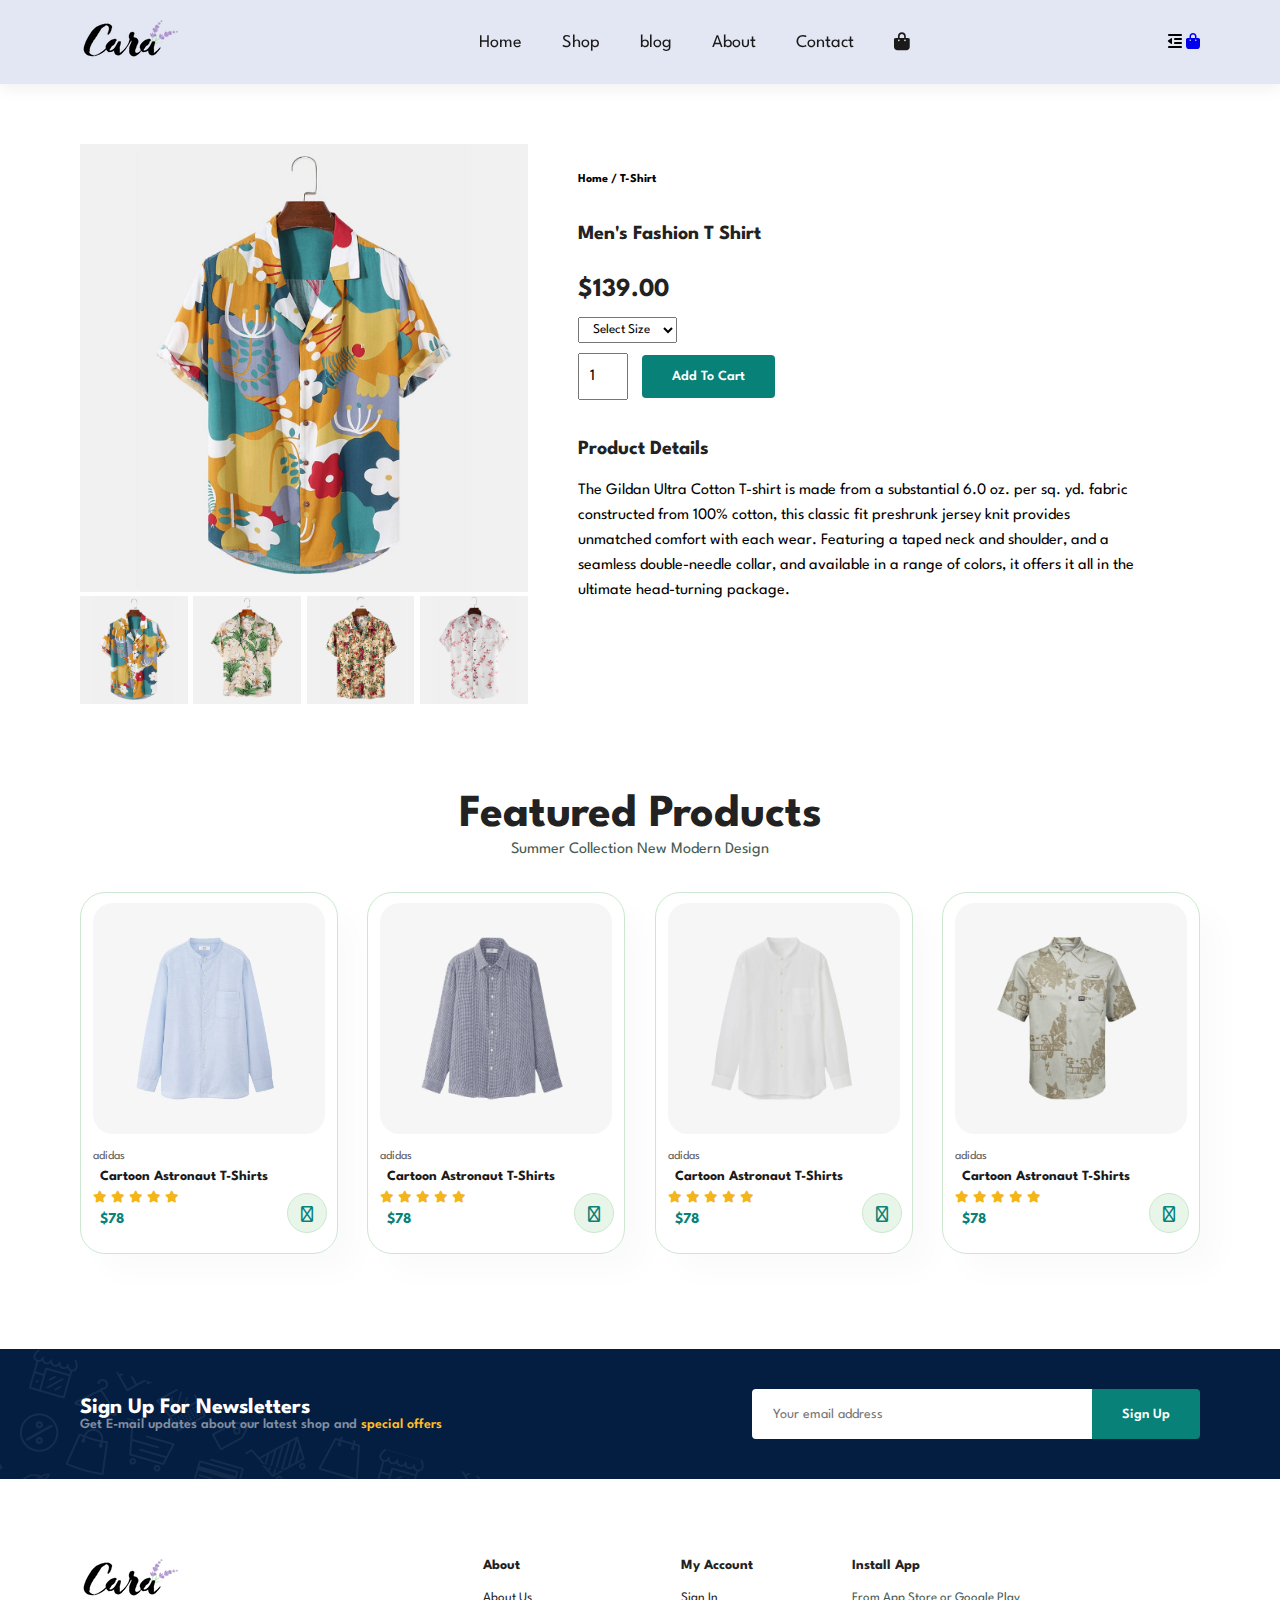
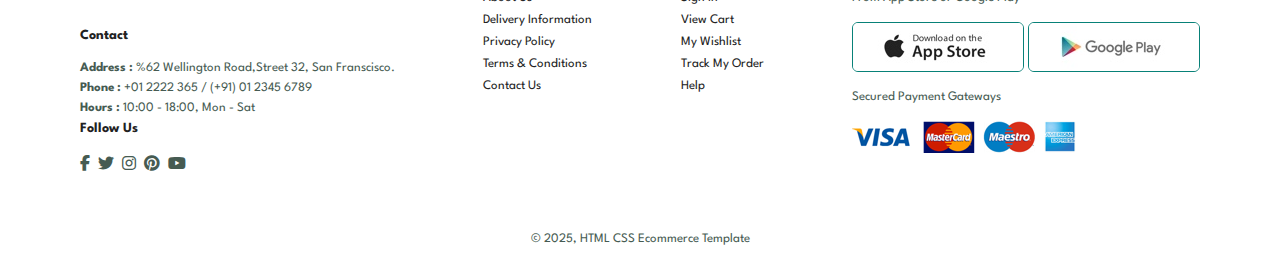
<file: sproduct.html>
<!DOCTYPE html>
<html lang="en">
<head>
  <meta charset="UTF-8">
  <meta name="viewport" content="width=device-width, initial-scale=1.0">
  <title>Ecommerce-Website</title>
  <link rel="stylesheet" href="https://cdnjs.cloudflare.com/ajax/libs/font-awesome/6.4.0/css/all.min.css"/>
  <link rel="stylesheet" href="style.css">
</head>
<body>
  <section id="header">
    <a href="#"><img src="imges/logo.png" alt=""></a>
    <div>
      <ul id="navbar">
        <li><a class="acticve" href="index.html">Home</a></li>
        <li><a href="shop.html">Shop</a></li>
        <li><a href="blog.html">blog</a></li>
        <li><a href="about.html">About</a></li>
        <li><a href="contact.html">Contact</a></li>
        <li><a href="cart.html"><i class="fa fa-shopping-bag"></i></a></li>
      </ul>
    </div>
    <div id="mobile">
      <i id="bar" class="fas fa-outdent">
      <a href="cart.html"><i class="fa fa-shopping-bag"></i></a>
      </i>
    </div>
  </section>
  <section id="prodetails" class="section-p1">
    <div class="single-pro-image">
      <img src="imges/products/f1.jpg" width="100%" id="MainImg" alt="">
      <div class="small-img-group">
        <div class="small-img-col">
          <img src="imges/products/f1.jpg" width="100%" class="small-img" alt="">
        </div>
        <div class="small-img-col">
          <img src="imges/products/f2.jpg" width="100%" class="small-img" alt="">
        </div>
        <div class="small-img-col">
          <img src="imges/products/f3.jpg" width="100%" class="small-img" alt="">
        </div>
        <div class="small-img-col">
          <img src="imges/products/f4.jpg" width="100%" class="small-img" alt="">
        </div>
      </div>
    </div>
    <div class="single-pro-details">
      <h6>Home / T-Shirt</h6>
      <h4>Men's Fashion T Shirt</h4>
      <h2>$139.00</h2>
      <select>
        <option >Select Size</option>
        <option >XL</option>
        <option >XXL</option>
        <option >Small</option>
        <option >Large</option>
      </select>
      <input type="number" value="1">
      <button class="normal">Add To Cart</button>
      <h4>Product Details</h4>
      <span>The Gildan Ultra Cotton T-shirt is made from a substantial 6.0 oz. per sq. yd. fabric constructed from 100% cotton, this classic fit preshrunk jersey knit provides unmatched comfort with each wear. Featuring a taped neck and shoulder, and a seamless double-needle collar, and available in a range of colors, it offers it all in the ultimate head-turning package.</span>
    </div>
  </section>
   <section id="product1" class="section-p1">
      <h2>Featured Products</h2>
          <p>Summer Collection New Modern Design</p>
          <div class="pro-container">
            <!-- One -->
            <div class="pro">
              <img src="imges/products/n1.jpg" alt="">
              <div class="des">
                <span>adidas</span>
                <h5>Cartoon Astronaut T-Shirts</h5>
                <div class="star">
                  <i class="fas fa-star"></i>
                  <i class="fas fa-star"></i>
                  <i class="fas fa-star"></i>
                  <i class="fas fa-star"></i>
                  <i class="fas fa-star"></i>
                </div>
                <h4>$78</h4>
              </div>
              <a href="#"><i class="fa-sharp fa-solid fa-cart-shopping cart"></i></a>
            </div>
            <!-- two -->
             <div class="pro">
              <img src="imges/products/n2.jpg" alt="">
              <div class="des">
                <span>adidas</span>
                <h5>Cartoon Astronaut T-Shirts</h5>
                <div class="star">
                  <i class="fas fa-star"></i>
                  <i class="fas fa-star"></i>
                  <i class="fas fa-star"></i>
                  <i class="fas fa-star"></i>
                  <i class="fas fa-star"></i>
                </div>
                <h4>$78</h4>
              </div>
              <a href="#"><i class="fa-sharp fa-solid fa-cart-shopping cart"></i></a>
            </div>
            <!-- three -->
            <div class="pro">
              <img src="imges/products/n3.jpg" alt="">
              <div class="des">
                <span>adidas</span>
                <h5>Cartoon Astronaut T-Shirts</h5>
                <div class="star">
                  <i class="fas fa-star"></i>
                  <i class="fas fa-star"></i>
                  <i class="fas fa-star"></i>
                  <i class="fas fa-star"></i>
                  <i class="fas fa-star"></i>
                </div>
                <h4>$78</h4>
              </div>
              <a href="#"><i class="fa-sharp fa-solid fa-cart-shopping cart"></i></a>
            </div>
            <!-- four -->
            <div class="pro">
              <img src="imges/products/n4.jpg" alt="">
              <div class="des">
                <span>adidas</span>
                <h5>Cartoon Astronaut T-Shirts</h5>
                <div class="star">
                  <i class="fas fa-star"></i>
                  <i class="fas fa-star"></i>
                  <i class="fas fa-star"></i>
                  <i class="fas fa-star"></i>
                  <i class="fas fa-star"></i>
                </div>
                <h4>$78</h4>
              </div>
              <a href="#"><i class="fa-sharp fa-solid fa-cart-shopping cart"></i></a>
            </div>
          </div>
  </section>
    <!-- newsletter -->
    <section id="newsletter" class="section-p1 section-m1">
          <div class="newstext">
            <h4>Sign Up For Newsletters</h4>
            <p>Get E-mail updates about our latest shop and <span>special offers</span></p>
          </div>
          <div class="form">
            <input type="text" placeholder="Your email address">
            <button class="normal">Sign Up</button>
          </div>
    </section>
  <!-- footer -->
  <footer class="section-p1">
    <div class="col">
      <img class="logo" src="imges/logo.png" alt="">
      <h4>Contact</h4>
      <p><strong>Address : </strong> %62 Wellington Road,Street 32, San Franscisco.</p>
      <p><strong>Phone : </strong> +01 2222 365 / (+91) 01 2345 6789</p>
      <p><strong>Hours : </strong> 10:00 - 18:00, Mon - Sat</p>
      <div class="follow">
        <h4>Follow Us</h4>
        <div class="icon">
          <i class="fab fa-facebook-f"></i>
          <i class="fab fa-twitter"></i>
          <i class="fab fa-instagram"></i>
          <i class="fab fa-pinterest"></i>
          <i class="fab fa-youtube"></i>
        </div>
      </div>
    </div>
    <div class="col">
      <h4>About</h4>
      <a href="#">About Us</a>
      <a href="#">Delivery Information</a>
      <a href="#">Privacy Policy</a>
      <a href="#">Terms & Conditions</a>
      <a href="#">Contact Us</a>
    </div>
    <div class="col">
      <h4>My Account</h4>
      <a href="#">Sign In</a>
      <a href="#">View Cart</a>
      <a href="#">My Wishlist</a>
      <a href="#">Track My Order</a>
      <a href="#">Help</a>
    </div>
    <div class="col install">
      <h4>Install App</h4>
      <p>From App Store or Google Play</p>
      <div class="row">
        <img src="imges/pay/app.jpg" alt="">
        <img src="imges/pay/play.jpg" alt="">
      </div>
      <p>Secured Payment Gateways </p>
      <img src="imges/pay/pay.png" alt="">
    </div>
   </footer>
   <footer class="copy">
    <div class="copyright">
      <p>&copy; 2025, HTML CSS Ecommerce Template</p>
    </div>
   </footer>
   <script>
    let MainImg=document.getElementById("MainImg");
    let smallimg=document.getElementsByClassName("small-img");
        
    smallimg[0].onclick=function(){
      MainImg.src=smallimg[0].src;
    }
    smallimg[1].onclick=function(){
      MainImg.src=smallimg[1].src;
    }
    smallimg[2].onclick=function(){
      MainImg.src=smallimg[2].src;
    }
    smallimg[3].onclick=function(){
      MainImg.src=smallimg[3].src;
    }
   </script>
  <script src="index.js"></script>
</body>
</html>
</file>
<file: style.css>
@import url("https://fonts.googleapis.com/css2?family=Spartan:wght@100;200;300;400;500;600;700;800;900&display=swap");
*{
  margin: 0;
  padding: 0;
  box-sizing: border-box;
  font-family: "spartan",sans-serif;
}
h1{
  font-size: 50px;
  line-height: 64px;
  color: #222;
}
h2{
  font-size: 46px;
  line-height: 54px;
  color: #222;
}
h4{
  font-size: 20px;
  color: #222;
}
h6{
  font-weight: 700;
  font-size: 12px;
}
p{
  font-size: 16px;
  color: #465b52;
}
.section-p1{
  padding: 40px 80px;
}
.section-m1{
  margin: 40px 0;
}
button.normal{
  font-size: 14px;
  font-weight: 600;
  padding: 15px 30px;
  color: #000;
  background-color: #fff;
  border-radius: 4px;
  cursor: pointer;
  border: none;
  outline: none;
  transition:0.2s ;
}
button.white{
  font-size: 13px;
  font-weight: 600;
  padding: 11px 18px;
  color: #fff;
  background-color: transparent;
  border-radius: 4px;
  cursor: pointer;
  border: 1px solid #fff;
  outline: none;
  transition:0.2s ;
}
body{
  width: 100%;
}



 /* header start */


#header{
  display: flex;
  align-items: center;
  justify-content: space-between;
  padding: 20px 80px;
  background-color: #E3E6F3;
  box-shadow: 0 5px 15px rgba(0, 0, 0,0.06);
  z-index: 999;
  position: sticky;
  top: 0;
  left: 0;
}
#navbar{
  display: flex;
  align-items: center;
  justify-content: center;

}
#navbar li{
  list-style: none;
  padding: 0 20px;
  position: relative;
}
#navbar li a{
  text-decoration: none;
  font-size: 18px;
  font-weight: 600px;
  color: #1a1a1a;
  transition: 0.3s ease;
}
#navbar li a:hover,
#navbar li a.active{
  color: #088178;
}
#navbar li a.active::after,
#navbar li a:hover::after{
  content: "";
  width: 30%;
  height: 2px;
  background: #088178;
  position:absolute;
  bottom:-4px;
  left:20px;
}


/* Hero section */
#hero{
  background-image: url(imges/hero4.png);
  height: 90vh;
  width: 100%;
  background-size: cover;
  background-position: top 25% right 0%;
  padding: 0 80px;
  display: flex;
  flex-direction: column;
  align-items: flex-start;
  justify-content: center;
}
#hero h4{
  /* padding-bottom: 15px; */
}
#hero h1{
 color: #088178;
}
#hero button{
  background-image: url(imges/button.png);
  background-color: transparent;
  border: 0;
  padding:14px 80px 14px 65px;
  background-repeat: no-repeat;
  cursor: pointer;
  font-weight: 700;
  font-size: 15px;

}
#feature{
  display: flex;
  align-items: center;
  justify-content: space-between;
  flex-wrap: wrap;
}
#feature .fe-box{
  width: 180px;
  text-align: center;
  padding: 25px 15px;
  box-shadow: 20px 20px 34px rgba(0,0,0,0.03);
  border: 2px solid black;
  margin:15px 0;
}
#feature .fe-box:hover{
  box-shadow:10px 10px 54px rgba(24, 15, 196, 0.1) ;
  /* cursor: pointer; */
}
#feature .fe-box img{
  width: 100%;
  margin-bottom: 10px;
}
#feature .fe-box h6{
  display: inline-block;
  padding: 9px 8px 6px 8px;
  line-height: 1;
  border-radius: 4px;
  color: #088178;
  background-color: #fddde4;
}
#feature .fe-box:nth-child(2) h6{
  background-color: #cdebbc;
}
#feature .fe-box:nth-child(3) h6{
  background-color: #d1e8f2;
}
#feature .fe-box:nth-child(4) h6{
  background-color: #cdd4f8;
}
#feature .fe-box:nth-child(5) h6{
  background-color: #f6dbf6;
}
#feature .fe-box:nth-child(6) h6{
  background-color: #fff2e5;
}
#product1{
  text-align: center;
}
#product1 .pro-container{
  display: flex;
  justify-content: space-between;
  padding-top:20px ;
  flex-wrap: wrap;
}
#product1 .pro{
  width: 23%;
  min-width: 250px;
  padding: 10px 12px;
  border: 1px solid #cce7d0;
  border-radius: 25px;
  cursor: pointer;
  box-shadow: 20px 20px 30px rgba(0, 0, 0, 0.02) ;
  margin: 15px 0;
  transition: 0.2s ease;
  position: relative;
}
#product1 .pro:hover{
    box-shadow: 20px 20px 30px rgba(0, 0, 0,0.06) ;
}
#product1 .pro img{
  width:100% ;
  border-radius: 20px;
}
#product1 .pro .des{
  text-align: start;
  padding: 10px 0;
}
#product1 .pro .des span{
  color: #606063 ;
  font-size: 12px;
}
#product1 .pro .des h5{
  padding: 7px;
  color: #1a1a1a;
  font-size: 14px;
}
#product1 .pro .des i{
  font-size: 12px;
  color:rgb(243,181,25) ;
}
#product1 .pro .des h4{
  padding: 7px;
  font-size: 15px;
  font-weight: 700;
  color: #088178;
}
#product1 .pro .cart{
 width: 40px;
 height: 40px;
 line-height: 40px;
 border-radius: 50px;
 background-color: #e8f6ea;
 font-weight: 500;
 color: #088178;
 border:1px solid #cce7d0 ;
 position: absolute;
 bottom: 20px;
 right: 10px;
}
/* banner */
#banner{
  display: flex;
  flex-direction: column;
  justify-content: center;
  align-items: center;
  text-align: center;
  background-image: url("imges/banner/b2.jpg");
  width: 100%;
  height: 40vh;
  background-size: cover;
  background-position: center;  
}
#banner h4{
  color: #fff;
  font-size: 16px;
}
#banner h2{
  color: #fff;
  font-size: 30px;
  padding: 10px 0;
}
#banner h2 span{
  color: #c82727;
}
#banner button:hover{
  background-color: #088178;
  color: #fff;
}
#sm-banner{
  display: flex;
  justify-content: space-between;
  flex-wrap: wrap;
}
#sm-banner .banner-box{
  display: flex;
  flex-direction: column;
  justify-content: center;
  align-items: flex-start;
  background-image: url("imges/banner/b17.jpg");
  min-width: 580px;
  height: 50vh;
  background-size: cover;
  background-position: center;
  padding: 30px;  
}
#sm-banner .banner-box2{
  background-image: url("imges/banner/b10.jpg");
}
#sm-banner h4{
  color: #fff;
  font-size: 20px;
  font-weight: 300;

}
#sm-banner h2{
  color: #fff;
  font-size: 28px;
  font-weight: 800;
  
}
#sm-banner span{
  color: #fff;
  font-size: 14px;
  font-weight: 500;
  padding-bottom: 15px;
  
}
#sm-banner .banner-box:hover button{
  background-color: #088178;
  border: 1px solid #088178;
}
/* text banner */
#banner3{
  display: flex;
  justify-content: space-between;
  flex-wrap: wrap;
  padding: 0 80px;

}
#banner3 .banner-box{
  display: flex;
  flex-direction: column;
  justify-content: center;
  align-items: flex-start;
  background-image: url("imges/banner/b7.jpg");
  min-width: 30%;
  height: 30vh;
  background-size: cover;
  background-position: center;
  padding: 20px;  
  margin-bottom: 20px;
  
}
#banner3 .banner-box2{
  background-image: url("imges/banner/b4.jpg");
}
#banner3 .banner-box3{
  background-image: url("imges/banner/b18.jpg");
}

#banner3 h2{
  color: #fff;
  font-weight: 900;
  font-size: 22px;
}
#banner3 h3{
  color: #ec544e;
  font-weight: 800;
  font-size: 15px;
}

/* sign up */
#newsletter{
  display: flex;
  justify-content: space-between;
  flex-wrap: wrap;
  align-items: center;
  background-image: url("imges/banner/b14.png");
  background-repeat: no-repeat;
  position: 20% 30%;
  background-color: #041e42;
}
#newsletter h4{
  font-size: 22px;
  font-weight: 700;
  color: #fff;
}
#newsletter p{
  font-size: 14px;
  font-weight: 600;
  color: #818ea0;
}
#newsletter p span{
  color: #ffbd27;
}
#newsletter .form{
  display: flex;
  width: 40%;
}
#newsletter input{
  height: 3.125rem;
  padding: 0 1.25rem;
  font-size:14px ;
  width: 100%;
  border: 1px solid transparent;
  border-radius: 4px;
  outline: none;
  border-top-right-radius: 0;
  border-bottom-right-radius: 0;
}
#newsletter button{
  background-color: #088178;
  color: #fff;
  white-space: nowrap;
   border-top-left-radius: 0;
  border-bottom-left-radius: 0;

}
footer{
  display: flex;
  flex-wrap: wrap;
  justify-content: space-between;
}
footer .col{
  display: flex;
  flex-direction: column;
  align-items: flex-start;
  margin-bottom: 20px;
}
footer .logo{
  margin-bottom: 30px;
}
footer h4{
  font-size: 14px;
  padding-bottom: 20px;
}
footer p{
  font-size: 13px;
  margin: 0 0 8px 0 ;
}
footer a{
  font-size: 13px;
  text-decoration: none;
  color: #222;
  margin-bottom: 10px;
}
footer .follpw{
  margin-top: 20px;
}
footer .follow i{
  color: #465b52;
  padding-right:4px ;
  cursor: pointer;
}
footer .install .row img{
  border: 1px solid #088178;
  border-radius: 6px;
}
footer .install img{
  margin: 10px 0 15px 0;
}
footer .follow i:hover,
footer a:hover{
  color: #088178;
}
footer .copyright{
  width: 100%;
  text-align: center;
}

/* shop page */
#page-header{
  background-image: url("imges/banner/b1.jpg");
  width: 100%;
  height: 40vh;
  background-size: cover;
  display: flex;
  justify-content: center;
  align-items: center;
  flex-direction: column;
  padding: 14px;
}
#page-header h2,
#page-header p{
  color: white;
}
#pagination{
  text-align: center;
}
#pagination a{
  text-decoration: none;
  background-color: #088178;
  padding: 15px 20px;
  border-radius: 4px;
  color: white;
  font-weight: 600;
}


/* single product */
#prodetails{
  display: flex;
  margin-top: 20px;
}
#prodetails .single-pro-image{
  width: 40%;
  margin-right: 50px;

}
.small-img-group{
  display: flex;
  justify-content: space-between;
}
.small-img-col{
  flex-basis: 24%;
  cursor: pointer;
}

#prodetails .single-pro-details{
  width: 50%;
  padding-top: 30px;
}
#prodetails .single-pro-details h4{
  padding: 40px 0 20px 0;
}
#prodetails .single-pro-details h2{
 font-size: 26px;
}
#prodetails .single-pro-details select{
  display: block;
  padding: 5px 10px ;
  margin-bottom: 10px;
}
#prodetails .single-pro-details input{
  width: 50px;
  height: 47px;
  padding-left:10px ;
  font-size: 16px;
  margin-right: 10px;
}
#prodetails .single-pro-details input:focus{
  outline: none;
}
#prodetails .single-pro-details button{
  background-color: #088178;
  color:#fff;
}
#prodetails .single-pro-details span{
  line-height: 25px;
}

/* blog page */

#page-header.blog-header{
  background-image: url(imges/banner/b19.jpg);
} 
#blog{
  padding: 150px 150px 0 150px;
}
#blog .blog-box{
  display: flex;
  align-items: center;
  width: 100%;
  position: relative;
  padding-bottom: 90px;
}
#blog .blog-img{
  width: 50%;
  margin-right: 40px;
}
#blog img{
  width: 100%;
  height: 300px;
  object-fit: cover;
}
#blog .blog-details{
  width: 50%;
}
#blog .blog-details a{
  text-decoration: none;
  font-size: 11px;
  color: #000;
  font-weight: 700;
  position: relative;
  transition: 0.3s ease;
}
#blog .blog-details a::after{
  content: "";
  width: 50px;
  height: 1px;
  background-color: #000;
  position: absolute;
  top: 4px;
  right: -60px;
}
#blog .blog-details a:hover{
  color: #088178;
}
#blog .blog-details a:hover::after{
  background-color: #088178;
}
#blog .blog-box h1{
  position: absolute;
  top: -40px;
  left: 0;
  font-size: 70px;
  font-weight: 700;
  color: #c9cbce;
  z-index: -9;
}

/* about page */
#page-header.about-header{
  background-image: url("imges/about/banner.png");
}
#about-head{
  display: flex;
  align-items: center;
}
#about-head img{
  width: 50%;
  height: auto;
}
#about-head div{
  padding-left: 40px;
}
#about-app{
  text-align: center
}
#about-app .video{
  width: 70%;
  height: 100%;
  margin: 30px auto 0 auto;
}
#about-app .video video{
  width: 100%;
  height: 100%;
  border-radius: 20px;
}


/* contact page */

#contact-details{
  display: flex;
  align-items: center;
  justify-content: space-around;
}
#contact-details .details{
  width: 40%;
}
#contact-details .details span,
#form-details form span
{
  font-size: 12px;

}
#contact-details .details h2,
#form-details form h2{
  font-size: 26px;
  line-height: 35px;
  padding: 20px 0;
}
#contact-details .details h3{
  font-size: 16px;
  padding-bottom: 15px;
}
#contact-details .details li{
  list-style: none;
  display: flex;
  padding: 10px 0;
}
#contact-details .details li i{
  font-size: 14px;
  padding-right: 22px;
}
#contact-details .details li p{
  margin: 0;
  font-size: 14px;
}
#contact-details .map{
  width: 55%;
  height: 400px;
}
#contact-details .map iframe{
  width: 100%;
  height: 100%;
}

#form-details{
  display: flex;
  justify-content: space-between;
  margin: 30px;
  padding: 80px;
  border: 1px solid #e1e1e1;
}
#form-details form{
  width: 65%;
  display: flex;
  flex-direction: column;
  align-items: flex-start;
}
#form-details form input,
#form-details form textarea{
  width: 100%;
  padding: 12px 15px;
  outline: none;
  margin-bottom: 20px;
  border: 1px solid #e1e1e1;
}
#form-details form button{
  background-color: #088178;
  color: white;
}
#form-details .people div{
  padding-bottom: 25px;
  display: flex;
  align-items: flex-start;
}
#form-details .people div img{
  width: 65px;
  height: 65px;
  object-fit: cover;
  margin-right: 15px;
}
#form-details .people div p{
  margin: 0;
  font-size: 13px;
  height: 25px;
}
#form-details .people div p span{
  display: block;
  font-size: 16px;
  font-weight: 600;
  color: #000;
}


/* cart page */
#cart{
  overflow-x:auto ;
}
#cart table{
  width: 100%;
  border-collapse: collapse;
  table-layout: fixed;
  white-space: nowrap;
}
#cart table img{
  width: 70px;
}
#cart table td:nth-child(1){
  width:100px ;
  text-align: center;
}

#cart table td:nth-child(2){
  width:150px ;
  text-align: center;
}
#cart table td:nth-child(3){
  width:250px ;
  text-align: center;
}

#cart table td:nth-child(4),
#cart table td:nth-child(5),
#cart table td:nth-child(6){
  width:150px ;
  text-align: center;
}
#cart table td:nth-child(5) input{
  width: 70px;
  padding: 10px 5px 10px 15px;
}
#cart table thead{
  border: 1px solid #e2e9e1;
  border-left: none;
  border-right: none;
}
#cart table thead td{
  font-weight: 700;
  text-transform: unset;
  font-size: 13px;
  padding: 18px 0;
}
#cart table tbody tr td {
  padding-top: 15px;
}
#cart table tbody  td{
  font-size: 13px;
}

#cart-add{
  display: flex;
  flex-wrap: wrap;
  justify-content: space-between;
}
#coupon{
  width: 50%;
  margin-bottom: 30px;
}
#coupon h3,
#subtotal h3{
  padding-bottom: 15px;

}
#coupon input{
  padding: 10px 20px;
  outline: none;
  width: 60%;
  margin-right: 10px;
  border: 1px solid #e2e9e1;
  
}
#coupon button,
#subtotal button{
  background-color: #088178;
  color: white;
  padding: 12px 20px;
}
#subtotal{
  width: 50%;
  margin-bottom: 30px;
  border: 1px solid #e2e9e1;
  padding: 30px;
}
#subtotal table{
  border-collapse: collapse;
  width: 100%;
  margin-bottom: 20px;
}
#subtotal table td{
  width: 50%;
  border: 1px solid #e2e9e1;
  padding: 10px;
  font-size: 13px;
}








@media(max-width:799px) {
  .section-p1{
    padding: 20px;    
  }
  #navbar{
    display: flex;
    flex-direction: column;
    align-items: flex-start;
    justify-content: flex-start;
    position: fixed;
    top: 0;
    right: -300px;
    height: 100vh;
    width: 300px;
    background-color: #E3E6F3;
    box-shadow: 0 40px 60px rgba(0,0,0,0.1);
    padding: 80px 0 0 10px;
    transition: 0.3s;
  }
  #navbar.active{
    right: 0px;
  }
  #navbar li{
    margin: 25px;
  }
  #mobile{
    display: flex;
    align-items: center;
  }
  #mobile i{
    color: #1a1a1a;
    font-size: 24px;
    padding-left: 20px;
  }
  #close{
    position: absolute;
    top: 30px;
    color: #222;
    font-size: 24px;
  }
  #closez{
    display: initial;
    position: absolute;
    top: 30px;
    left: 30px;
    color: #222;
    font-size: 24px;
  }
  #lg-bag{
    display: none;
  }
  #hero{
    height: 70vh;
    padding: 0 80px;
    background-position: top 30% right 30%;
  }
  #feature{
    justify-content: center;
  }
  #feature .fe-box{
    margin: 15px 15px;
  }
  #product1 .pro-container{
    justify-content: center;
  }
  #product1 .pro{
    margin: 15px;
  }
  #banner{
    height: 20vh;
  }
  #sm-banner .banner-box{
    min-width: 100%;
    height: 30vh;
  }
  #banner3{
    padding: 0 40px;
  }
  #banner3 .banner-box{
    width: 26%;
  }
  #newsletter .form{
    width: 70%;
  }
  /* contact page */
  #form-details {
    padding: 40px;
  }
  #form-details form {
    width: 50%;
  }
  
}


@media(max-width:477px ){
  .section-p1{
    padding: 20px;
  }
  #header{
    padding: 10px 30px;
  }
  h1{
    font-size: 38px;
  }
  h2{
    font-size: 32px;
  }
  #hero{
    
    width: 100%;

  }
  #product1 .pro{
    width: 100%;
  }

  footer .copyright{
    text-align: start;
  }

  /* Single Product */
  #prodetails {
    display: flex;
    flex-direction: column;
  }
  #prodetails .single-pro-image{
    width: 100%;
    margin-right: 0px;
  }
   #prodetails .single-pro-details{
    width: 100%;
    
  }
  
  /* blog page */
  #blog {
    padding: 100px 20px 0 20px;
}
  #blog .blog-box {
    display: flex;
    flex-direction: column;
    align-items: column;
    width: 100%;
    position: relative;
    padding-bottom: 90px;
}
#blog .blog-img {
    width: 100%;
    margin-right: 0;
    margin-bottom: 30px;
}
#blog .blog-details {
    width: 100%;
}


/* about page */
#about-head {
    flex-direction: column;
}
#about-head img{
  width: 100%;
  margin-bottom: 20px;
}
#about-head div{
  padding-left: 0px;
}
#about-app .video {
    width: 100%;
}
/* contact page */
#contact-details {
    flex-direction: column;
   
}
#contact-details .details {
    width: 100%;
    margin-bottom: 30px;
}
#contact-details .map {
    width: 55%;
    height: 400px;
}
#contact-details .map {
    width: 100%;
    
}
#form-details {
    margin: 10px;
    padding: 30px 10px;
    flex-wrap: wrap;
}
#form-details form {
    width: 100%;
    margin-bottom: 30px;
}
/* cart page */
#cart-add {
   
    flex-direction: column;
}
#coupon {
    width: 100%;
  
}
#subtotal {
    width: 100%;
    padding: 30px;
}
}
</file>
